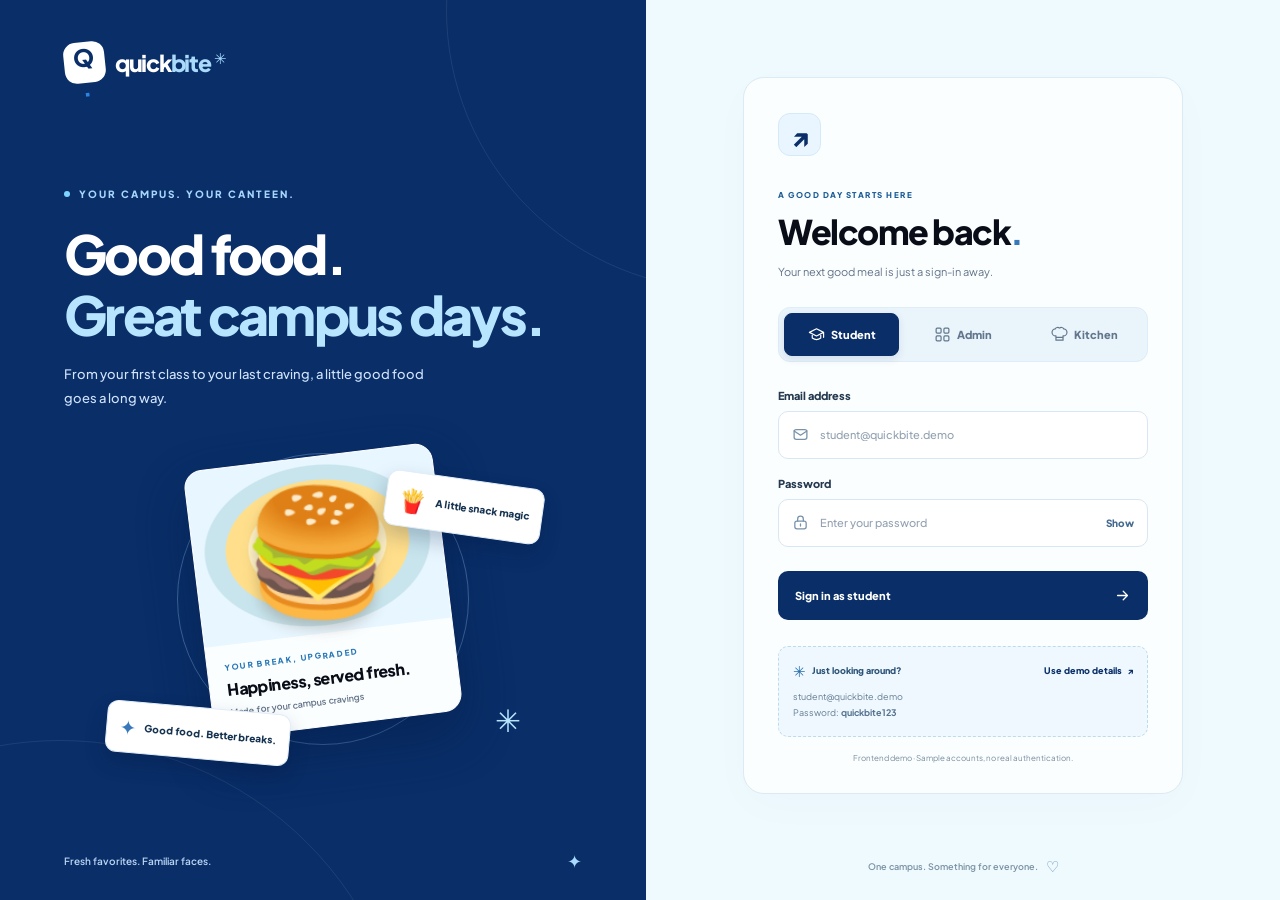
<file: index.html>
<!doctype html>
<html lang="en">
<head>
  <meta charset="UTF-8" />
  <meta name="viewport" content="width=device-width,initial-scale=1" />
  <meta name="theme-color" content="#0A2E67" />
  <meta name="description" content="QuickBite — a sky-blue Swiggy-inspired campus food ordering demo." />
  <title>QuickBite | Good food, right on campus</title>
  <link rel="preconnect" href="https://fonts.googleapis.com" />
  <link rel="preconnect" href="https://fonts.gstatic.com" crossorigin />
  <link href="https://fonts.googleapis.com/css2?family=Plus+Jakarta+Sans:wght@400;500;600;700;800&display=swap" rel="stylesheet" />
  <link rel="stylesheet" href="css/styles.css" />
  <link rel="stylesheet" href="css/student.css" />
</head>
<body data-role="student">
  <a class="skip-link" href="#menu">Skip to menu</a>
  <svg class="svg-symbols" xmlns="http://www.w3.org/2000/svg" aria-hidden="true">
    <symbol id="i-search" viewBox="0 0 24 24"><circle cx="10.9" cy="10.9" r="7.2"/><path d="m16.3 16.3 5 5"/></symbol>
    <symbol id="i-map" viewBox="0 0 24 24"><path d="M20 10.4C20 16 12 22 12 22S4 16 4 10.4a8 8 0 0 1 16 0Z"/><circle cx="12" cy="10" r="2.8"/></symbol>
    <symbol id="i-bag" viewBox="0 0 24 24"><path d="M4.6 8h14.8l1.2 13H3.4L4.6 8Z"/><path d="M8.2 9V6a3.8 3.8 0 0 1 7.6 0v3"/></symbol>
    <symbol id="i-arrow" viewBox="0 0 24 24"><path d="m5 12 14 0m-6-6 6 6-6 6"/></symbol>
    <symbol id="i-chevron" viewBox="0 0 24 24"><path d="m7 10 5 5 5-5"/></symbol>
    <symbol id="i-star" viewBox="0 0 24 24"><path d="m12 2 3.2 6.6 7.3 1.1-5.3 5.1 1.2 7.2-6.4-3.4-6.5 3.4 1.2-7.2-5.2-5.1 7.2-1.1z"/></symbol>
    <symbol id="i-clock" viewBox="0 0 24 24"><circle cx="12" cy="12" r="9"/><path d="M12 7v5l3.5 2.3"/></symbol>
    <symbol id="i-close" viewBox="0 0 24 24"><path d="M5 5 19 19M19 5 5 19"/></symbol>
    <symbol id="i-plus" viewBox="0 0 24 24"><path d="M12 4v16M4 12h16"/></symbol>
    <symbol id="i-minus" viewBox="0 0 24 24"><path d="M4 12h16"/></symbol>
    <symbol id="i-check" viewBox="0 0 24 24"><path d="m4 12 5.5 5.5L20 6"/></symbol>
    <symbol id="i-menu" viewBox="0 0 24 24"><path d="M4 6h16M4 12h16M4 18h16"/></symbol>
    <symbol id="i-wallet" viewBox="0 0 24 24"><rect x="3" y="6" width="18" height="14" rx="2"/><path d="M3 8V5a2 2 0 0 1 2-2h13M16 13h5M16 14h.1"/></symbol>
  </svg>

  <header class="topbar" id="top">
    <div class="container nav-inner">
      <a class="brand" href="#top" aria-label="QuickBite home">
        <span class="brand-mark" aria-hidden="true">Q<span class="brand-mark-dot">.</span></span>
        <span class="brand-word">quick<span>bite</span><span class="brand-asterisk">✳</span></span>
      </a>
      <nav class="site-nav" id="siteNav" aria-label="Main menu">
        <a href="#menu">Explore menu</a>
        <a href="#my-orders">My orders</a>
        <a href="#offers">Offers</a>
      </nav>
      <div class="nav-actions">
        <div class="wallet-pill" title="Demo wallet balance"><svg class="icon"><use href="#i-wallet"/></svg><span>Wallet</span><strong id="walletAmount">₹540</strong></div>
        <button class="cart-trigger" type="button" id="openCart" aria-label="Open your cart"><svg class="icon"><use href="#i-bag"/></svg><span>Cart</span><span class="cart-number" id="cartCount">0</span></button>
        <button class="mobile-menu-button" type="button" id="menuToggle" aria-label="Toggle navigation" aria-controls="siteNav" aria-expanded="false"><svg class="icon"><use href="#i-menu"/></svg></button>
        <button class="signout-button" type="button" id="signOut" aria-label="Sign out">Sign out</button>
      </div>
    </div>
  </header>

  <main>
    <section class="hero-banner" aria-labelledby="heroTitle">
      <div class="hero-decoration deco-one" aria-hidden="true"></div>
      <div class="hero-decoration deco-two" aria-hidden="true"></div>
      <div class="container hero-content">
        <div class="hero-copy">
          <span class="eyebrow light"><span class="eyebrow-dot"></span> HEY <span id="studentName">ALEX</span>, GOOD FOOD AWAITS</span>
          <h1 id="heroTitle">Your next good meal is <em>just a click away.</em></h1>
          <p>Fresh favorites, pocket-friendly prices, and more time for the things you love. Hungry? We’ve got you.</p>
          <form class="hero-search-form" id="heroSearchForm" role="search">
            <div class="search-place"><svg class="icon"><use href="#i-map"/></svg><span>Campus Canteen</span><svg class="icon chevron"><use href="#i-chevron"/></svg></div>
            <div class="search-divider"></div>
            <label class="search-query" for="heroSearch"><svg class="icon"><use href="#i-search"/></svg><input id="heroSearch" type="search" placeholder="Search pizza, biryani, burgers..." autocomplete="off" /></label>
            <button class="search-button" type="submit" aria-label="Search menu"><svg class="icon"><use href="#i-arrow"/></svg></button>
          </form>
          <div class="hero-note"><span class="hero-note-icon">✦</span><span id="canteenStatus">Canteen open</span><span aria-hidden="true">·</span><span id="canteenAnnouncement">Freshly made. Served with a smile.</span></div>
        </div>
        <div class="hero-visual" aria-hidden="true">
          <div class="hero-ring ring-back"></div>
          <div class="hero-card hero-card-main">
            <div class="hero-card-plate pizza-plate"><span>🍕</span></div>
            <div class="hero-card-info"><span>THE LUNCH FIX</span><strong>Pizza break!</strong><small>Hot, cheesy & happiness-packed</small></div>
          </div>
          <div class="hero-floating hero-floating-top"><span>🍟</span><strong>Snack o’clock!</strong></div>
          <div class="hero-floating hero-floating-bottom"><span>⭐</span><strong>Student favorites</strong></div>
          <div class="hero-sparkle sparkle-a">✳</div><div class="hero-sparkle sparkle-b">✺</div>
        </div>
      </div>
    </section>

    <div class="container highlights-wrap">
      <div class="highlights-strip" aria-label="QuickBite benefits">
        <div><span class="benefit-symbol">✳</span><strong>Made fresh daily</strong><span>Every order, every time</span></div>
        <div><span class="benefit-symbol">↗</span><strong>Easy on your wallet</strong><span>Student-friendly prices</span></div>
        <div><span class="benefit-symbol">♡</span><strong>Ready for your break</strong><span>Less waiting, more eating</span></div>
      </div>
    </div>

    <section class="section categories-section" id="categories" aria-labelledby="categoriesTitle">
      <div class="container">
        <div class="section-heading"><div><span class="eyebrow dark">A LITTLE BIT OF EVERYTHING</span><h2 id="categoriesTitle">What's on your mind<span class="ink-dot">?</span></h2><p>Pick a craving. We'll handle the rest.</p></div><a class="text-link" href="#menu">View full menu <svg class="icon"><use href="#i-arrow"/></svg></a></div>
        <div class="category-grid" id="categoryGrid">
          <button type="button" class="category-tile active" data-category="All"><span class="category-art art-all">🍽️</span><strong>All food</strong><small>Explore all</small></button>
          <button type="button" class="category-tile" data-category="Pizza"><span class="category-art art-pizza">🍕</span><strong>Pizza</strong><small>Cheesy bites</small></button>
          <button type="button" class="category-tile" data-category="Burger"><span class="category-art art-burger">🍔</span><strong>Burgers</strong><small>Big flavors</small></button>
          <button type="button" class="category-tile" data-category="Indian"><span class="category-art art-indian">🍛</span><strong>Indian</strong><small>Desi cravings</small></button>
          <button type="button" class="category-tile" data-category="Snacks"><span class="category-art art-snacks">🍟</span><strong>Snacks</strong><small>Quick munch</small></button>
          <button type="button" class="category-tile" data-category="Drinks"><span class="category-art art-drinks">🥤</span><strong>Drinks</strong><small>Cool sips</small></button>
        </div>
      </div>
    </section>

    <section class="section menu-section" id="menu" aria-labelledby="menuTitle">
      <div class="container">
        <div class="section-heading menu-heading"><div><span class="eyebrow dark">FROM OUR KITCHEN, WITH LOVE</span><h2 id="menuTitle">Today's tasty picks<span class="ink-dot">.</span></h2><p>Good food hits different between classes.</p></div><div class="menu-count" id="menuCount">8 delicious picks</div></div>
        <div class="filter-bar" aria-label="Filter food"><div class="filter-buttons"><button class="filter-btn selected" type="button" data-filter="all">All picks</button><button class="filter-btn" type="button" data-filter="veg"><span class="veg-square">●</span> Veg only</button><button class="filter-btn" type="button" data-filter="under100">Under ₹100</button><button class="filter-btn" type="button" data-filter="popular">Most popular</button></div><label class="sort-control">Sort by <select id="sortSelect"><option value="featured">Featured</option><option value="price-low">Price: low to high</option><option value="price-high">Price: high to low</option><option value="rating">Top rated</option></select></label></div>
        <div class="food-grid" id="foodGrid" aria-live="polite"></div>
        <div class="empty-results" id="emptyResults" hidden><span>🔎</span><h3>Nothing on the menu matches.</h3><p>Try another search or clear your filters.</p><button type="button" id="resetSearch" class="primary-btn">Show all food</button></div>
      </div>
    </section>

    <section class="section" id="my-orders" aria-labelledby="ordersTitle"><div class="container"><div class="section-heading"><div><span class="eyebrow dark">FROM OUR KITCHEN TO YOUR BREAK</span><h2 id="ordersTitle">Your food, on its way<span class="ink-dot">.</span></h2><p>Follow your orders and show your token at pickup.</p></div><span class="student-demo-label">Demo orders</span></div><div class="student-orders" id="studentOrders" aria-live="polite"></div></div></section>

    <section class="offers-section" id="offers" aria-label="Special offer"><div class="container"><div class="offers-inner"><div class="offers-stamp">✳<br>DEAL</div><div><span class="eyebrow dark">SOMETHING EXTRA FOR YOUR BREAK</span><h2>Big cravings. <span>Small prices.</span></h2><p>Pick your favorites for under ₹100 — good taste doesn't need a big budget.</p></div><button class="offers-button" type="button" id="exploreOffer">Explore budget bites <svg class="icon"><use href="#i-arrow"/></svg></button></div></div></section>

    <section class="section how-section" id="how-it-works" aria-labelledby="howTitle"><div class="container"><div class="section-heading centered"><div><span class="eyebrow dark">THE SIMPLE STUFF</span><h2 id="howTitle">Eat happy in 3 steps<span class="ink-dot">.</span></h2><p>Your next break just got a whole lot tastier.</p></div></div><div class="steps-grid"><div class="step-card"><span class="step-number">01</span><span class="step-icon">🔎</span><h3>Find your favorite</h3><p>Browse the menu and pick whatever your stomach's asking for.</p></div><div class="step-card"><span class="step-number">02</span><span class="step-icon">🛒</span><h3>Add to your cart</h3><p>Choose your bites and check your total before ordering.</p></div><div class="step-card"><span class="step-number">03</span><span class="step-icon">😋</span><h3>Enjoy your break</h3><p>Order in a few taps — no long queues, just good food.</p></div></div></div></section>
  </main>

  <footer class="footer"><div class="container"><div class="footer-top"><div class="footer-brand"><a class="brand brand-dark" href="#top"><span class="brand-mark">Q<span class="brand-mark-dot">.</span></span><span class="brand-word">quick<span>bite</span><span class="brand-asterisk">✳</span></span></a><p>Good food, good mood, right here on campus. Made for busy days and hungry students.</p></div><div class="footer-links"><div><strong>Quick links</strong><a href="#menu">Our menu</a><a href="#categories">Categories</a><a href="#offers">Offers</a></div><div><strong>Learn more</strong><a href="#how-it-works">How it works</a><a href="#top">Back to top</a><a href="#menu">Student favorites</a></div><div><strong>We're here for you</strong><span>Campus Canteen</span><span>Fresh food, everyday</span><span>Happy food breaks ✳</span></div></div></div><div class="footer-bottom"><span>© <span id="currentYear">2026</span> QuickBite. Campus food, made easy.</span><span>UI prototype • Demo checkout only • Not connected to a backend</span></div></div></footer>

  <div class="drawer-overlay" id="drawerOverlay" hidden></div>
  <aside class="cart-drawer" id="cartDrawer" role="dialog" aria-modal="true" aria-labelledby="cartHeading" aria-hidden="true">
    <div class="drawer-head"><div><span class="eyebrow dark">YOUR HAPPY LITTLE BAG</span><h2 id="cartHeading">Your cart <span id="drawerCount">(0)</span></h2></div><button class="icon-button" id="closeCart" type="button" aria-label="Close cart"><svg class="icon"><use href="#i-close"/></svg></button></div>
    <div id="cartContent" class="cart-body"></div>
    <div id="cartFooter" class="cart-footer" hidden><div class="bill-line"><span>Subtotal</span><strong id="cartSubtotal">₹0</strong></div><div class="bill-line"><span>Campus pickup</span><strong class="free-label">FREE</strong></div><div class="bill-total"><span>To pay</span><strong id="cartTotal">₹0</strong></div><button class="checkout-button" type="button" id="placeOrder">Place demo order <svg class="icon"><use href="#i-arrow"/></svg></button><p class="demo-note">Demo only. No real payment or kitchen order is made.</p></div>
  </aside>
  <div class="toast" id="toast" role="status" aria-live="polite"></div>
  <script src="js/auth.js" defer></script>
  <script src="js/store.js" defer></script>
  <script src="js/app.js" defer></script>
</body>
</html>
</file>
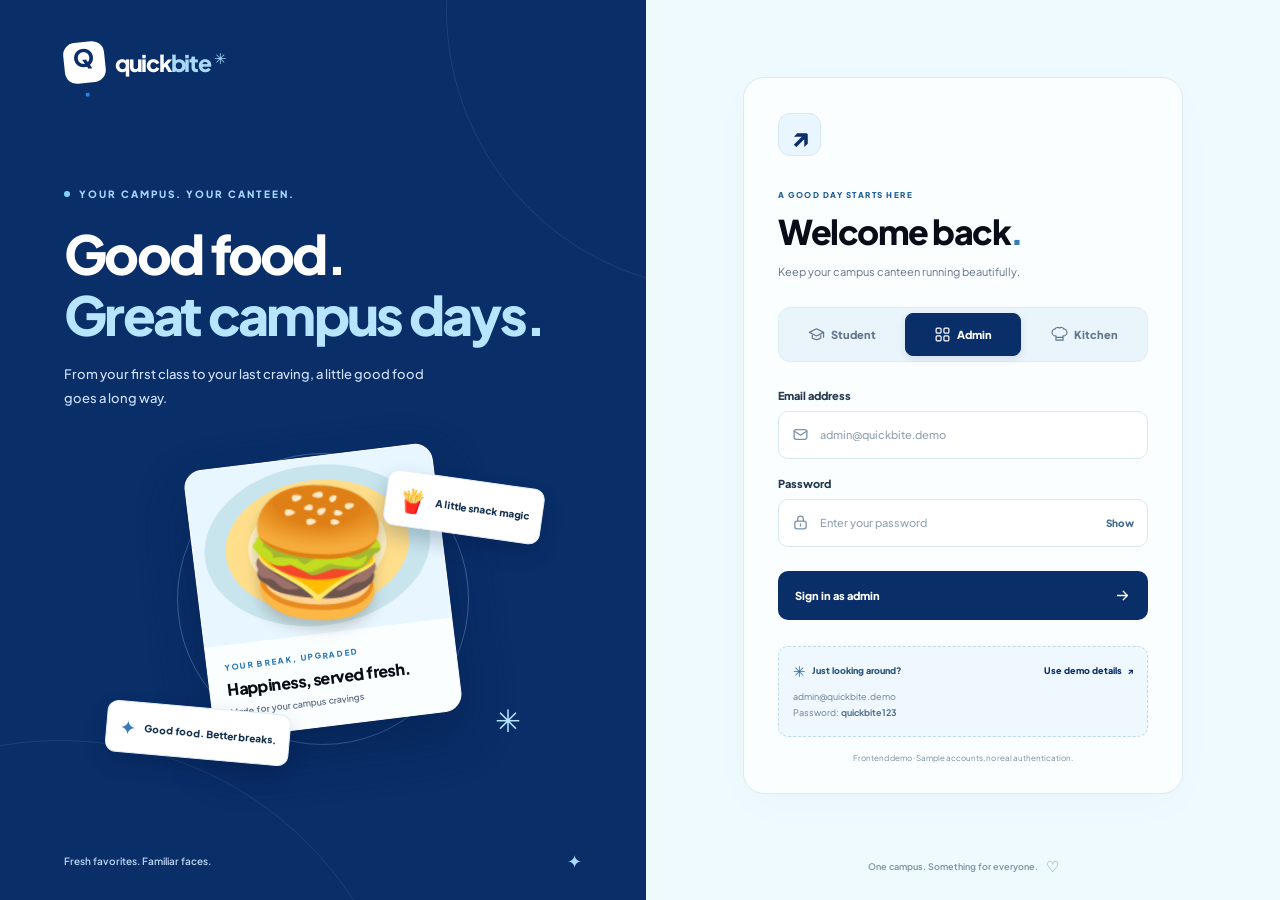
<file: admin.html>
<!doctype html>
<html lang="en">
<head>
  <meta charset="UTF-8" />
  <meta name="viewport" content="width=device-width,initial-scale=1" />
  <meta name="theme-color" content="#092e68" />
  <title>QuickBite | Admin dashboard</title>
  <link rel="preconnect" href="https://fonts.googleapis.com" />
  <link rel="preconnect" href="https://fonts.gstatic.com" crossorigin />
  <link href="https://fonts.googleapis.com/css2?family=Plus+Jakarta+Sans:wght@400;500;600;700;800&display=swap" rel="stylesheet" />
  <link rel="stylesheet" href="css/styles.css" />
  <link rel="stylesheet" href="css/staff.css" />
  <script src="js/auth.js" defer></script>
  <script src="js/store.js" defer></script>
  <script src="js/staff.js" defer></script>
</head>
<body class="staff-page" data-role="admin">
  <a class="skip-link" href="#mainContent">Skip to dashboard</a>
  <svg class="svg-symbols" xmlns="http://www.w3.org/2000/svg" aria-hidden="true">
    <symbol id="i-grid" viewBox="0 0 24 24"><rect x="3" y="3" width="7" height="7" rx="2"/><rect x="14" y="3" width="7" height="7" rx="2"/><rect x="3" y="14" width="7" height="7" rx="2"/><rect x="14" y="14" width="7" height="7" rx="2"/></symbol>
    <symbol id="i-bag" viewBox="0 0 24 24"><path d="M5 8h14l1 13H4L5 8Z"/><path d="M8 9V6a4 4 0 0 1 8 0v3"/></symbol>
    <symbol id="i-food" viewBox="0 0 24 24"><path d="M4 3v6a3 3 0 0 0 6 0V3M7 3v18M18 3c-3 3-4 7-3 10h4M19 3v18"/></symbol>
    <symbol id="i-settings" viewBox="0 0 24 24"><path d="M4 7h16M4 17h16"/><circle cx="9" cy="7" r="3"/><circle cx="16" cy="17" r="3"/></symbol>
    <symbol id="i-arrow" viewBox="0 0 24 24"><path d="M5 12h14m-6-6 6 6-6 6"/></symbol>
    <symbol id="i-search" viewBox="0 0 24 24"><circle cx="10.5" cy="10.5" r="6.5"/><path d="m16 16 5 5"/></symbol>
    <symbol id="i-clock" viewBox="0 0 24 24"><circle cx="12" cy="12" r="9"/><path d="M12 7v5l3 2"/></symbol>
    <symbol id="i-check" viewBox="0 0 24 24"><path d="m5 12 4 4 10-10"/></symbol>
    <symbol id="i-plus" viewBox="0 0 24 24"><path d="M12 5v14M5 12h14"/></symbol>
    <symbol id="i-edit" viewBox="0 0 24 24"><path d="m15 4 5 5M4 20l5-1L21 7a2 2 0 0 0-5-5L4 14Z"/></symbol>
    <symbol id="i-close" viewBox="0 0 24 24"><path d="m6 6 12 12M18 6 6 18"/></symbol>
    <symbol id="i-logout" viewBox="0 0 24 24"><path d="M9 3H4v18h5M9 12h12m-4-4 4 4-4 4"/></symbol>
    <symbol id="i-wallet" viewBox="0 0 24 24"><rect x="3" y="6" width="18" height="14" rx="2"/><path d="M3 8V5a2 2 0 0 1 2-2h13M16 13h5"/></symbol>
    <symbol id="i-menu" viewBox="0 0 24 24"><path d="M4 6h16M4 12h16M4 18h16"/></symbol>
  </svg>
  <header class="topbar staff-topbar">
    <div class="staff-container nav-inner">
      <a class="brand" href="admin.html" aria-label="QuickBite admin home"><span class="brand-mark" aria-hidden="true">Q<span class="brand-mark-dot">.</span></span><span class="brand-word">quick<span>bite</span><span class="brand-asterisk">✳</span></span></a>
      <span class="staff-space-label">CAMPUS CANTEEN <span>/</span> ADMIN SPACE</span>
      <div class="nav-actions"><span class="demo-pill">DEMO</span><button class="staff-profile" type="button" id="logoutButton" aria-label="Sign out"><span class="profile-avatar" aria-hidden="true">A</span><span class="profile-copy"><strong id="profileName">Admin</strong><small>Sign out</small></span><svg class="icon"><use href="#i-logout"/></svg></button><button class="mobile-menu-button" type="button" id="staffMenuToggle" aria-label="Toggle dashboard navigation" aria-controls="staffNav" aria-expanded="false"><svg class="icon"><use href="#i-menu"/></svg></button></div>
    </div>
  </header>
  <div class="staff-container staff-layout">
    <aside class="staff-sidebar">
      <span class="sidebar-label">YOUR WORKSPACE</span>
      <nav class="staff-nav" id="staffNav" aria-label="Admin navigation">
        <a href="#overview" data-view="overview" class="active" aria-current="page"><svg class="icon"><use href="#i-grid"/></svg>Overview</a>
        <a href="#orders" data-view="orders"><svg class="icon"><use href="#i-bag"/></svg>Orders<span class="nav-count" id="activeOrderCount">0</span></a>
        <a href="#menu" data-view="menu"><svg class="icon"><use href="#i-food"/></svg>Menu management</a>
        <a href="#settings" data-view="settings"><svg class="icon"><use href="#i-settings"/></svg>Canteen settings</a>
      </nav>
      <div class="sidebar-note"><span class="sidebar-note-art" aria-hidden="true">✳</span><strong>Good food.<br>Great teamwork.</strong><p>A little care behind every campus craving.</p><span class="sidebar-note-tag">QUICKBITE CREW</span></div>
      <div class="sidebar-bottom"><span class="connection-dot"></span> Browser demo <small>Changes are saved on this device.</small></div>
    </aside>
    <main class="staff-main" id="mainContent" tabindex="-1">
      <div class="workspace-heading"><div><span class="eyebrow dark" id="pageEyebrow">A LITTLE BEHIND THE SCENES</span><h1 id="pageTitle">Good food starts here<span>.</span></h1><p id="pageDescription">Your canteen, at a glance. Let's make today delicious.</p></div><span class="date-label" id="todayDate"></span></div>
      <section class="staff-hero" id="staffHero"><div><span class="eyebrow light"><span class="eyebrow-dot"></span> THE CAMPUS IS HUNGRY</span><h2>Small details.<br><em>Happier food breaks.</em></h2><p>Keep your menu fresh and every order moving.</p><button class="hero-action" type="button" data-go="orders">View all orders <svg class="icon"><use href="#i-arrow"/></svg></button></div><div class="staff-hero-art" aria-hidden="true"><span class="hero-art-orbit"></span><span class="hero-art-plate">🍽️</span><span class="hero-art-chip chip-one">✦ Made with care</span><span class="hero-art-chip chip-two">Fresh every day ♡</span></div></section>
      <section class="stats-grid" id="statsGrid" aria-label="Canteen summary"></section>
      <section class="staff-view" id="overviewView" aria-label="Overview"><div class="overview-grid"><div class="panel"><div class="panel-heading"><div><span class="eyebrow dark">FRESH OFF THE COUNTER</span><h2>Recent orders<span>.</span></h2></div><button class="plain-link" type="button" data-go="orders">View all <svg class="icon"><use href="#i-arrow"/></svg></button></div><div id="recentOrders"></div></div><div class="panel menu-snapshot"><div class="panel-heading"><div><span class="eyebrow dark">READY TO SERVE</span><h2>Menu check<span>.</span></h2></div><svg class="icon"><use href="#i-food"/></svg></div><div id="menuSnapshot"></div><button class="secondary-btn full-width" type="button" data-go="menu">Manage your menu <svg class="icon"><use href="#i-arrow"/></svg></button></div></div></section>
      <section class="staff-view" id="ordersView" aria-label="Manage orders" hidden><div class="panel"><div class="panel-heading"><div><h2>Every order, in one place<span>.</span><p>Move orders forward as your team prepares and serves them.</p></div><span class="soft-badge" id="orderResultsCount"></span></div><div class="staff-toolbar"><div class="status-tabs" id="orderFilters" aria-label="Filter orders by status"></div><label class="staff-search"><svg class="icon"><use href="#i-search"/></svg><input type="search" id="orderSearch" aria-label="Search orders" placeholder="Search order or student" autocomplete="off" /></label></div><div id="ordersTable"></div></div></section>
      <section class="staff-view" id="menuView" aria-label="Manage menu" hidden><div class="panel"><div class="panel-heading"><div><h2>Keep the good food coming<span>.</span></h2><p>Set prices, update stock, and choose what's available.</p></div><button type="button" class="primary-btn button-with-icon" id="addMenuItem"><svg class="icon"><use href="#i-plus"/></svg>Add new item</button></div><div class="staff-toolbar"><div class="status-tabs" id="menuFilters" aria-label="Filter menu category"></div><label class="staff-search"><svg class="icon"><use href="#i-search"/></svg><input type="search" id="menuSearch" aria-label="Search menu" placeholder="Search the menu" autocomplete="off" /></label></div><div id="menuTable"></div></div></section>
      <section class="staff-view" id="settingsView" aria-label="Canteen settings" hidden><div class="settings-grid"><form class="panel settings-form" id="settingsForm"><div class="panel-heading"><div><span class="eyebrow dark">MAKE IT YOURS</span><h2>Canteen settings<span>.</span></h2><p>Keep students in the loop before they order.</p></div></div><div class="settings-switch-row"><div><strong>Accept new orders</strong><p>Students can order while the canteen is open.</p></div><label class="switch-control"><input type="checkbox" id="canteenOpen" /><span class="switch-track" aria-hidden="true"></span><span class="sr-only">Canteen open for orders</span></label></div><label class="form-label" for="announcement">Student announcement</label><textarea id="announcement" maxlength="180" rows="4" placeholder="e.g. Lunch is ready! Pick up your order at Counter 1."></textarea><p class="field-hint">Shown on the student menu. Leave blank to hide it.</p><div class="form-actions"><span class="settings-save-state" id="settingsSaveState" role="status"></span><button type="submit" class="primary-btn">Save changes</button></div></form><aside class="panel settings-tip"><span class="tip-art" aria-hidden="true">📣</span><span class="eyebrow dark">A HEADS-UP GOES A LONG WAY</span><h2>A little update.<br>A smoother break.</h2><p>Share pickup instructions, today's specials, or a short break in service. Your students will see the latest update on their menu.</p><div class="demo-callout"><strong>Frontend demo</strong><p>Orders, menu edits, and settings are stored in this browser. No real payment or server is connected.</p></div></aside></div></section>
      <footer class="staff-footer"><span>© <span id="currentYear">2026</span> QuickBite. Good food, right on campus.</span><span>Frontend demo · Saved in this browser</span></footer>
    </main>
  </div>
  <dialog class="menu-dialog" id="menuDialog" aria-labelledby="menuDialogTitle"><form id="menuItemForm"><div class="dialog-heading"><div><span class="eyebrow dark">FRESHEN UP THE MENU</span><h2 id="menuDialogTitle">Add a little delicious<span>.</span></h2></div><button type="button" class="icon-button" id="closeMenuDialog" aria-label="Close item editor"><svg class="icon"><use href="#i-close"/></svg></button></div><input id="itemId" type="hidden" /><div class="form-grid"><div class="field field-wide"><label class="form-label" for="itemName">Item name</label><input id="itemName" required maxlength="70" placeholder="e.g. Cheese Chilli Toast" /></div><div class="field"><label class="form-label" for="itemCategory">Category</label><select id="itemCategory"><option>Pizza</option><option>Burger</option><option>Indian</option><option>Snacks</option><option>Drinks</option></select></div><div class="field"><label class="form-label" for="itemEmoji">Food emoji</label><input id="itemEmoji" maxlength="12" placeholder="🍽️" /></div><div class="field"><label class="form-label" for="itemPrice">Price (₹)</label><input id="itemPrice" type="number" min="1" max="10000" step="1" required /></div><div class="field"><label class="form-label" for="itemStock">Stock available</label><input id="itemStock" type="number" min="0" max="10000" step="1" required /></div><div class="field field-wide"><label class="form-label" for="itemDescription">Short description</label><textarea id="itemDescription" maxlength="180" rows="2" placeholder="Tell students what makes it tasty."></textarea></div></div><div class="check-row"><label><input type="checkbox" id="itemVeg" checked /> Vegetarian</label><label><input type="checkbox" id="itemAvailable" checked /> Available to order</label></div><p class="form-error" id="menuFormError" role="alert" hidden></p><div class="dialog-actions"><button type="button" class="secondary-btn" id="cancelMenuDialog">Cancel</button><button type="submit" class="primary-btn">Save menu item</button></div></form></dialog>
  <div class="toast" id="toast" role="status" aria-live="polite"></div>
</body>
</html>
</file>
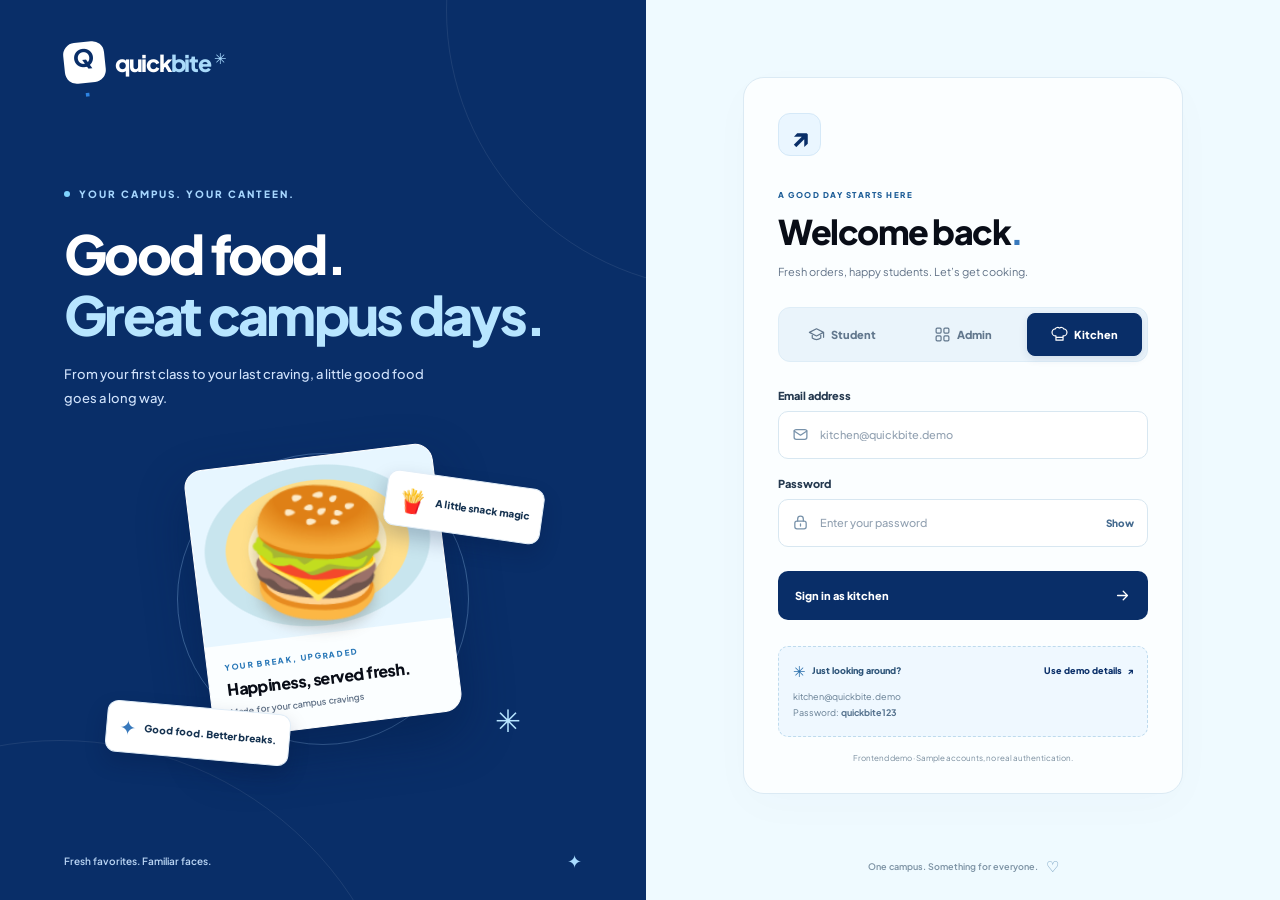
<file: kitchen.html>
<!doctype html>
<html lang="en">
<head>
  <meta charset="UTF-8" />
  <meta name="viewport" content="width=device-width,initial-scale=1" />
  <meta name="theme-color" content="#092e68" />
  <title>QuickBite | Kitchen dashboard</title>
  <link rel="preconnect" href="https://fonts.googleapis.com" />
  <link rel="preconnect" href="https://fonts.gstatic.com" crossorigin />
  <link href="https://fonts.googleapis.com/css2?family=Plus+Jakarta+Sans:wght@400;500;600;700;800&display=swap" rel="stylesheet" />
  <link rel="stylesheet" href="css/styles.css" />
  <link rel="stylesheet" href="css/staff.css" />
  <script src="js/auth.js" defer></script>
  <script src="js/store.js" defer></script>
  <script src="js/staff.js" defer></script>
</head>
<body class="staff-page kitchen-page" data-role="kitchen">
  <a class="skip-link" href="#mainContent">Skip to kitchen board</a>
  <svg class="svg-symbols" xmlns="http://www.w3.org/2000/svg" aria-hidden="true">
    <symbol id="i-grid" viewBox="0 0 24 24"><rect x="3" y="3" width="7" height="7" rx="2"/><rect x="14" y="3" width="7" height="7" rx="2"/><rect x="3" y="14" width="7" height="7" rx="2"/><rect x="14" y="14" width="7" height="7" rx="2"/></symbol>
    <symbol id="i-bag" viewBox="0 0 24 24"><path d="M5 8h14l1 13H4L5 8Z"/><path d="M8 9V6a4 4 0 0 1 8 0v3"/></symbol>
    <symbol id="i-food" viewBox="0 0 24 24"><path d="M4 3v6a3 3 0 0 0 6 0V3M7 3v18M18 3c-3 3-4 7-3 10h4M19 3v18"/></symbol>
    <symbol id="i-arrow" viewBox="0 0 24 24"><path d="M5 12h14m-6-6 6 6-6 6"/></symbol>
    <symbol id="i-search" viewBox="0 0 24 24"><circle cx="10.5" cy="10.5" r="6.5"/><path d="m16 16 5 5"/></symbol>
    <symbol id="i-clock" viewBox="0 0 24 24"><circle cx="12" cy="12" r="9"/><path d="M12 7v5l3 2"/></symbol>
    <symbol id="i-check" viewBox="0 0 24 24"><path d="m5 12 4 4 10-10"/></symbol>
    <symbol id="i-logout" viewBox="0 0 24 24"><path d="M9 3H4v18h5M9 12h12m-4-4 4 4-4 4"/></symbol>
    <symbol id="i-menu" viewBox="0 0 24 24"><path d="M4 6h16M4 12h16M4 18h16"/></symbol>
  </svg>
  <header class="topbar staff-topbar"><div class="staff-container nav-inner"><a class="brand" href="kitchen.html" aria-label="QuickBite kitchen home"><span class="brand-mark" aria-hidden="true">Q<span class="brand-mark-dot">.</span></span><span class="brand-word">quick<span>bite</span><span class="brand-asterisk">✳</span></span></a><span class="staff-space-label">CAMPUS CANTEEN <span>/</span> KITCHEN SPACE</span><div class="nav-actions"><span class="demo-pill">DEMO</span><button class="staff-profile" type="button" id="logoutButton" aria-label="Sign out"><span class="profile-avatar" aria-hidden="true">K</span><span class="profile-copy"><strong id="profileName">Kitchen</strong><small>Sign out</small></span><svg class="icon"><use href="#i-logout"/></svg></button><button class="mobile-menu-button" type="button" id="staffMenuToggle" aria-label="Toggle kitchen navigation" aria-controls="staffNav" aria-expanded="false"><svg class="icon"><use href="#i-menu"/></svg></button></div></div></header>
  <div class="staff-container staff-layout"><aside class="staff-sidebar"><span class="sidebar-label">YOUR WORKSPACE</span><nav class="staff-nav" id="staffNav" aria-label="Kitchen navigation"><a href="#board" data-view="board" class="active" aria-current="page"><svg class="icon"><use href="#i-grid"/></svg>Order board<span class="nav-count" id="activeOrderCount">0</span></a><a href="#history" data-view="history"><svg class="icon"><use href="#i-check"/></svg>Completed orders</a><a href="#availability" data-view="availability"><svg class="icon"><use href="#i-food"/></svg>Food availability</a></nav><div class="sidebar-note"><span class="sidebar-note-art" aria-hidden="true">✳</span><strong>Fresh food.<br>Happy students.</strong><p>You're the magic behind every good food break.</p><span class="sidebar-note-tag">QUICKBITE KITCHEN</span></div><div class="sidebar-bottom"><span class="connection-dot"></span> Browser demo <small>Changes are saved on this device.</small></div></aside>
    <main class="staff-main" id="mainContent" tabindex="-1"><div class="workspace-heading"><div><span class="eyebrow dark" id="pageEyebrow">A LITTLE MAGIC IN THE KITCHEN</span><h1 id="pageTitle">Let's serve some smiles<span>.</span></h1><p id="pageDescription">Fresh orders, happy students. Keep the good food moving.</p></div><span class="date-label" id="todayDate"></span></div><div class="kitchen-service-strip"><span class="service-icon" aria-hidden="true">✳</span><div><strong id="serviceStatus">Campus canteen</strong><p id="serviceAnnouncement">Made fresh. Served with a little extra care.</p></div><span class="live-pill"><span class="connection-dot"></span>Local updates</span></div><section class="stats-grid" id="statsGrid" aria-label="Kitchen summary"></section>
      <section class="staff-view" id="boardView" aria-label="Kitchen order board"><div class="board-toolbar"><div><span class="eyebrow dark">ONE DELICIOUS ORDER AT A TIME</span><h2>The order board<span>.</span></h2></div><label class="staff-search"><svg class="icon"><use href="#i-search"/></svg><input type="search" id="kitchenSearch" aria-label="Search kitchen orders" placeholder="Search order or student" autocomplete="off" /></label></div><div class="kitchen-board" id="kitchenBoard"></div><p class="board-note"><svg class="icon"><use href="#i-clock"/></svg>Oldest orders appear first. Mark an order ready when every item is packed.</p></section>
      <section class="staff-view" id="historyView" aria-label="Completed orders" hidden><div class="panel"><div class="panel-heading"><div><span class="eyebrow dark">ANOTHER HAPPY FOOD BREAK</span><h2>All served, all smiles<span>.</span></h2><p>Your completed orders, with the latest first.</p></div><span class="soft-badge" id="completedCount"></span></div><div class="staff-toolbar history-toolbar"><label class="staff-search"><svg class="icon"><use href="#i-search"/></svg><input type="search" id="historySearch" aria-label="Search completed orders" placeholder="Search order or student" autocomplete="off" /></label></div><div id="historyTable"></div></div></section>
      <section class="staff-view" id="availabilityView" aria-label="Food availability" hidden><div class="panel"><div class="panel-heading"><div><span class="eyebrow dark">LET STUDENTS KNOW WHAT'S COOKING</span><h2>Fresh picks, ready to order<span>.</span></h2><p>Pause an item when it runs out. Turn it back on when you're ready.</p></div><span class="soft-badge" id="availableCount"></span></div><div class="staff-toolbar"><div class="status-tabs" id="availabilityFilters" aria-label="Filter availability"><button type="button" data-available-filter="All" class="selected" aria-pressed="true">All items</button><button type="button" data-available-filter="Available" aria-pressed="false">Available</button><button type="button" data-available-filter="Unavailable" aria-pressed="false">Unavailable</button></div><label class="staff-search"><svg class="icon"><use href="#i-search"/></svg><input type="search" id="availabilitySearch" aria-label="Search food availability" placeholder="Search the menu" autocomplete="off" /></label></div><div class="availability-grid" id="availabilityGrid"></div></div></section>
      <footer class="staff-footer"><span>© <span id="currentYear">2026</span> QuickBite. Good food, right on campus.</span><span>Frontend demo · Saved in this browser</span></footer>
    </main>
  </div>
  <div class="toast" id="toast" role="status" aria-live="polite"></div>
</body>
</html>
</file>
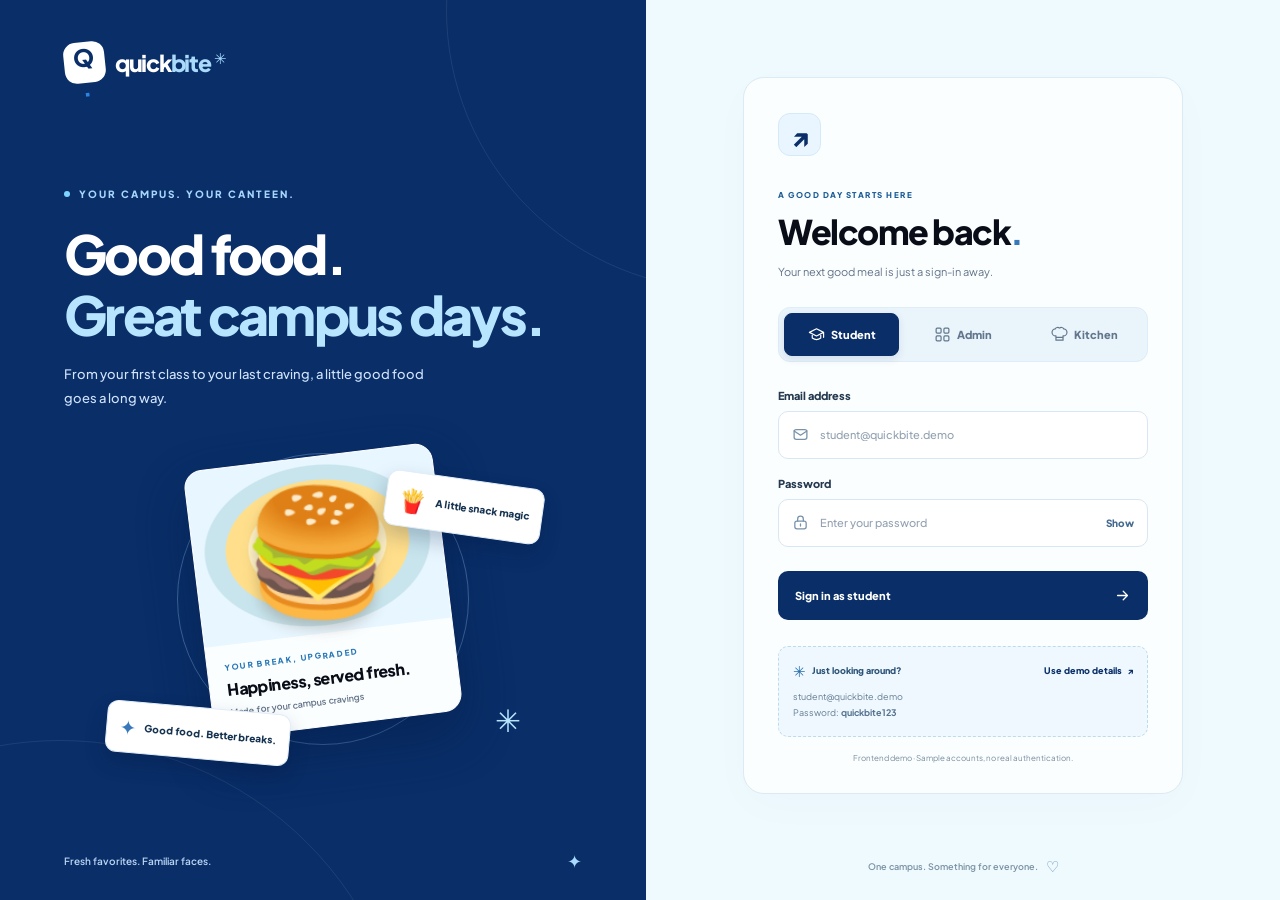
<file: login.html>
<!doctype html>
<html lang="en">
<head>
  <meta charset="UTF-8" />
  <meta name="viewport" content="width=device-width,initial-scale=1" />
  <meta name="theme-color" content="#092e68" />
  <meta name="description" content="Sign in to QuickBite as a student, campus admin, or kitchen team member." />
  <title>QuickBite | Welcome back</title>
  <link rel="preconnect" href="https://fonts.googleapis.com" />
  <link rel="preconnect" href="https://fonts.gstatic.com" crossorigin />
  <link href="https://fonts.googleapis.com/css2?family=Plus+Jakarta+Sans:wght@400;500;600;700;800&display=swap" rel="stylesheet" />
  <link rel="stylesheet" href="css/styles.css" />
  <link rel="stylesheet" href="css/login.css" />
  <script src="js/auth.js" defer></script>
  <script src="js/login.js" defer></script>
</head>
<body class="login-page">
  <main class="login-layout">
    <section class="login-welcome" aria-labelledby="welcomeTitle">
      <div class="login-orbit login-orbit-top" aria-hidden="true"></div>
      <div class="login-orbit login-orbit-bottom" aria-hidden="true"></div>
      <div class="brand login-brand" aria-label="QuickBite">
        <span class="brand-mark" aria-hidden="true">Q<span class="brand-mark-dot">.</span></span>
        <span class="brand-word">quick<span>bite</span><span class="brand-asterisk">✳</span></span>
      </div>
      <div class="welcome-copy">
        <span class="eyebrow light"><span class="eyebrow-dot"></span> YOUR CAMPUS. YOUR CANTEEN.</span>
        <h1 id="welcomeTitle">Good food.<br /><em>Great campus days.</em></h1>
        <p>From your first class to your last craving, a little good food goes a long way.</p>
        <div class="login-food-scene" aria-hidden="true">
          <div class="login-food-ring"></div>
          <div class="login-food-card">
            <div class="login-food-art"><span>🍔</span></div>
            <div class="login-food-info"><span>YOUR BREAK, UPGRADED</span><strong>Happiness, served fresh.</strong><small>Made for your campus cravings</small></div>
          </div>
          <div class="login-food-chip chip-top"><span>🍟</span> A little snack magic</div>
          <div class="login-food-chip chip-bottom"><span>✦</span> Good food. Better breaks.</div>
          <span class="login-scene-star">✳</span>
        </div>
      </div>
      <div class="login-welcome-footer"><span>Fresh favorites. Familiar faces.</span><span aria-hidden="true">✦</span></div>
    </section>

    <section class="login-form-section" aria-labelledby="loginTitle">
      <div class="login-card">
        <div class="login-title-icon" aria-hidden="true">↗</div>
        <span class="eyebrow dark">A GOOD DAY STARTS HERE</span>
        <h2 id="loginTitle">Welcome back<span>.</span></h2>
        <p class="login-intro">Your next good meal is just a sign-in away.</p>

        <div class="login-role-group" role="group" aria-label="Choose account type">
          <button class="login-role selected" type="button" data-role="student" aria-pressed="true">
            <svg class="icon" viewBox="0 0 24 24" aria-hidden="true"><path d="m2 9 10-5 10 5-10 5-10-5ZM6 11v6c4 3 8 3 12 0v-6M22 9v7"/></svg><span>Student</span>
          </button>
          <button class="login-role" type="button" data-role="admin" aria-pressed="false">
            <svg class="icon" viewBox="0 0 24 24" aria-hidden="true"><rect x="3" y="3" width="7" height="7" rx="1.5"/><rect x="14" y="3" width="7" height="7" rx="1.5"/><rect x="3" y="14" width="7" height="7" rx="1.5"/><rect x="14" y="14" width="7" height="7" rx="1.5"/></svg><span>Admin</span>
          </button>
          <button class="login-role" type="button" data-role="kitchen" aria-pressed="false">
            <svg class="icon" viewBox="0 0 24 24" aria-hidden="true"><path d="M7 14a5 5 0 0 1-1-10 4 4 0 0 1 6-1 4 4 0 0 1 6 1 5 5 0 0 1-1 10v6H7v-6ZM7 16h10"/></svg><span>Kitchen</span>
          </button>
        </div>

        <form id="loginForm" novalidate>
          <div class="login-field">
            <label for="loginEmail">Email address</label>
            <div class="login-input-wrap">
              <svg class="icon" viewBox="0 0 24 24" aria-hidden="true"><rect x="3" y="5" width="18" height="14" rx="3"/><path d="m3 7 9 6 9-6"/></svg>
              <input id="loginEmail" type="email" name="email" autocomplete="username" placeholder="student@quickbite.demo" required aria-describedby="loginEmailError" />
            </div>
            <p class="login-field-error" id="loginEmailError" hidden></p>
          </div>
          <div class="login-field">
            <label for="loginPassword">Password</label>
            <div class="login-input-wrap">
              <svg class="icon" viewBox="0 0 24 24" aria-hidden="true"><rect x="4" y="10" width="16" height="11" rx="3"/><path d="M8 10V7a4 4 0 0 1 8 0v3M12 14v3"/></svg>
              <input id="loginPassword" type="password" name="password" autocomplete="current-password" placeholder="Enter your password" required aria-describedby="loginPasswordError" />
              <button class="login-password-toggle" type="button" id="passwordToggle" aria-label="Show password" aria-pressed="false">Show</button>
            </div>
            <p class="login-field-error" id="loginPasswordError" hidden></p>
          </div>
          <p class="login-error" id="loginError" role="alert" hidden></p>
          <button class="login-submit" id="loginSubmit" type="submit"><span id="loginSubmitLabel">Sign in as student</span><svg class="icon" viewBox="0 0 24 24" aria-hidden="true"><path d="M5 12h14m-6-6 6 6-6 6"/></svg></button>
        </form>

        <div class="login-demo-panel">
          <div class="login-demo-heading"><span class="login-demo-symbol" aria-hidden="true">✳</span><strong>Just looking around?</strong><button type="button" id="fillDemoDetails">Use demo details <span aria-hidden="true">↗</span></button></div>
          <p><span id="demoEmail">student@quickbite.demo</span><br />Password: <strong>quickbite123</strong></p>
        </div>
        <p class="login-demo-note">Frontend demo · Sample accounts, no real authentication.</p>
        <a class="login-back-link" id="backToMenu" href="index.html" hidden>← Back to student menu</a>
      </div>
      <div class="login-form-footer">One campus. Something for everyone.<span aria-hidden="true">♡</span></div>
    </section>
  </main>
</body>
</html>
</file>
<file: css/styles.css>
:root{--navy:#092e68;--navy-dark:#082452;--navy-light:#164b92;--sky:#effaff;--sky-2:#e6f6fe;--sky-3:#d9f0fd;--card:#fbfeff;--ink:#090d17;--muted:#627388;--border:#d9e9f3;--white:#fff;--success:#17814a;--radius:14px;--max-width:1200px;font-family:'Plus Jakarta Sans',Gilroy,'Segoe UI',Arial,sans-serif;font-synthesis:none;color:var(--ink);background:var(--sky);scroll-behavior:smooth}
*{box-sizing:border-box}html{scroll-behavior:smooth}body{margin:0;background:var(--sky);color:var(--ink);-webkit-font-smoothing:antialiased}button,input,select{font:inherit}button{cursor:pointer}a{text-decoration:none;color:inherit}button:focus-visible,a:focus-visible,input:focus-visible,select:focus-visible{outline:3px solid #6fb8ff;outline-offset:3px}svg.icon{width:20px;height:20px;fill:none;stroke:currentColor;stroke-width:1.8;stroke-linecap:round;stroke-linejoin:round;flex-shrink:0}.svg-symbols{position:absolute;width:0;height:0;overflow:hidden}.container{width:min(var(--max-width),calc(100% - 80px));margin:0 auto}.topbar{height:83px;background:var(--navy);color:#fff;position:relative;z-index:20}.nav-inner{height:100%;display:flex;align-items:center;justify-content:space-between;gap:30px}.brand{display:inline-flex;gap:10px;align-items:center;white-space:nowrap}.brand-mark{display:grid;place-items:center;width:41px;height:41px;border-radius:12px;background:#fff;color:var(--navy);font-size:24px;font-weight:800;letter-spacing:-4px;padding-right:5px;transform:rotate(-6deg)}.brand-mark-dot{color:#2d83e3}.brand-word{font-weight:800;font-size:23px;letter-spacing:-1.3px}.brand-word>span:first-child{color:#a9dafa}.brand-asterisk{color:#a8dbff;margin-left:4px;font-size:15px;vertical-align:top}.site-nav{display:flex;gap:37px;align-items:center}.site-nav a{color:#e5effd;font-size:13px;font-weight:700;transition:color .18s}.site-nav a:hover{color:#fff}.nav-actions{display:flex;align-items:center;gap:10px}.wallet-pill{display:flex;gap:8px;align-items:center;border:1px solid #5f7ca9;border-radius:12px;padding:12px 14px;color:#deebfc;font-size:12px;font-weight:600}.wallet-pill .icon{width:16px;height:16px}.wallet-pill strong{color:#fff;font-weight:800;font-size:13px}.cart-trigger{height:43px;padding:0 16px;border:0;background:#fff;color:var(--navy);border-radius:12px;display:flex;gap:9px;align-items:center;font-size:13px;font-weight:800}.cart-trigger .icon{width:19px;height:19px}.cart-number{background:var(--navy);color:#fff;border-radius:50%;min-width:18px;height:18px;display:grid;place-items:center;font-size:10px;padding:0 3px}.mobile-menu-button{display:none;align-items:center;justify-content:center;width:43px;height:43px;color:white;background:transparent;border:1px solid #7997bf;border-radius:10px}
.hero-banner{background:var(--navy);color:white;position:relative;overflow:hidden;min-height:527px}.hero-content{display:grid;grid-template-columns:minmax(0,1.12fr) minmax(0,.88fr);align-items:center;min-height:510px;gap:20px;position:relative;z-index:1;padding-bottom:22px}.hero-copy{max-width:675px;padding:15px 0 15px}.eyebrow{display:inline-flex;align-items:center;gap:9px;font-size:10px;letter-spacing:2px;font-weight:800;line-height:1.4}.eyebrow.light{color:#a7d7ff}.eyebrow.dark{color:#1a5b96}.eyebrow-dot{height:6px;width:6px;border-radius:50%;background:#7fd4ff;display:inline-block}.hero-copy h1{font-size:clamp(41px,4.5vw,60px);line-height:1.13;font-weight:800;letter-spacing:-2.9px;max-width:690px;margin:22px 0 18px}.hero-copy h1 em{color:#b7e5ff;font-style:normal}.hero-copy>p{font-size:15px;line-height:1.85;color:#d1e3fc;max-width:495px;font-weight:500;margin:0 0 27px}.hero-search-form{height:66px;border-radius:13px;background:#fff;display:flex;align-items:center;padding:7px;max-width:665px;color:var(--ink);box-shadow:0 12px 30px #071c4021}.search-place{display:flex;gap:9px;align-items:center;white-space:nowrap;padding:0 13px;font-size:12px;font-weight:800;color:#111929;min-width:181px}.search-place>.icon:first-child{color:var(--navy-light);width:18px}.search-place .chevron{width:14px;height:14px;color:#8092a5}.search-divider{height:25px;width:1px;background:#d7e5ee;margin:0 7px}.search-query{display:flex;align-items:center;gap:9px;flex:1;min-width:0;color:#718095;padding:0 8px}.search-query>.icon{width:18px}.search-query input{background:none;border:0;outline:0;min-width:0;width:100%;font-size:12px;color:var(--ink);font-weight:600}.search-query input::placeholder{color:#8794a6}.search-query input:focus-visible{outline:0}.search-button{background:var(--navy);border:0;border-radius:10px;color:#fff;height:50px;width:52px;display:grid;place-items:center;transition:background .2s}.search-button:hover,.primary-btn:hover,.checkout-button:hover{background:var(--navy-light)}.hero-note{font-weight:600;font-size:11px;color:#b1d1f5;margin-top:22px;display:flex;gap:9px;align-items:center}.hero-note-icon{color:#81c4ff;font-size:17px}.hero-decoration{position:absolute;pointer-events:none;border-radius:50%;border:1px solid #ffffff1e}.deco-one{width:470px;height:470px;right:-190px;top:-200px}.deco-two{width:600px;height:600px;left:-400px;bottom:-455px}.hero-visual{height:430px;position:relative;display:flex;align-items:center;justify-content:center}.hero-ring{position:absolute;width:365px;height:365px;border-radius:50%;border:1px solid #a3d2ff55;top:30px;right:23px}.hero-ring:before,.hero-ring:after{content:'';position:absolute;border-radius:50%;border:1px solid #b2d9ff37;inset:28px}.hero-ring:after{inset:58px}.hero-card{border-radius:20px;background:#fbfeff;color:var(--ink);border:1px solid #fff;box-shadow:0 24px 60px #031a414a;overflow:hidden;position:absolute}.hero-card-main{width:290px;height:336px;top:33px;left:69px;transform:rotate(7deg)}.hero-card-plate{height:211px;display:flex;justify-content:center;align-items:center;background:radial-gradient(ellipse at 45% 49%,#fff3c6 0 39%,#ffdf8b 40% 52%,#c8e5ee 53% 64%,#e7f6ff 65% 100%);position:relative}.hero-card-plate span{font-size:145px;filter:drop-shadow(0 8px 7px #4b38233d);transform:rotate(-12deg)}.hero-card-info{padding:17px 20px;display:flex;flex-direction:column;gap:6px}.hero-card-info span{font-size:9px;letter-spacing:2px;color:#2877b7;font-weight:800}.hero-card-info strong{font-size:22px;font-weight:800;letter-spacing:-.8px}.hero-card-info small{color:var(--muted);font-size:10px;font-weight:600}.hero-floating{background:#fff;color:var(--ink);display:flex;align-items:center;gap:10px;border-radius:13px;padding:10px 14px;box-shadow:0 10px 20px #00143538;font-size:11px;font-weight:800;position:absolute}.hero-floating span{font-size:27px}.hero-floating-top{top:52px;right:-2px;transform:rotate(9deg)}.hero-floating-bottom{bottom:49px;left:-5px;transform:rotate(-7deg)}.hero-floating-bottom span{font-size:21px}.hero-sparkle{position:absolute;color:#a8d9ff;font-size:28px}.sparkle-a{right:18px;bottom:103px}.sparkle-b{left:31px;top:62px;font-size:19px}
.highlights-wrap{position:relative;z-index:5;margin-top:-28px}.highlights-strip{min-height:89px;background:#fcfeff;border:1px solid #e0edf5;border-radius:14px;display:grid;grid-template-columns:repeat(3,1fr);padding:20px 25px;box-shadow:0 8px 19px #102c4b0a}.highlights-strip>div{display:grid;grid-template-columns:43px 1fr;column-gap:10px;align-content:center}.highlights-strip>div+div{border-left:1px solid #e6f0f6;padding-left:38px}.benefit-symbol{grid-row:1/3;width:37px;height:37px;border-radius:10px;background:#e8f5ff;color:#144d90;display:grid;place-items:center;font-size:22px;font-weight:800}.highlights-strip strong{font-size:12px;letter-spacing:-.1px}.highlights-strip div>span:last-child{font-size:10px;color:var(--muted);font-weight:600;margin-top:4px}.section{padding:91px 0 0}.section-heading{display:flex;align-items:flex-end;justify-content:space-between;gap:20px;margin-bottom:33px}.section-heading h2,.offers-inner h2{font-size:clamp(26px,3vw,34px);letter-spacing:-1.5px;line-height:1.2;margin:10px 0 8px;font-weight:800;color:var(--ink)}.section-heading p{font-size:13px;color:var(--muted);font-weight:500;margin:0}.ink-dot{color:#286ab1}.text-link{color:var(--navy);display:inline-flex;align-items:center;gap:10px;font-weight:800;font-size:12px;margin-bottom:7px;white-space:nowrap}.text-link .icon{width:16px;height:16px}.category-grid{display:grid;grid-template-columns:repeat(6,minmax(0,1fr));gap:17px}.category-tile{background:#fbfeff;border:1px solid #dcecf6;border-radius:16px;min-height:184px;padding:17px 8px 18px;display:flex;align-items:center;flex-direction:column;transition:transform .15s,border-color .15s,background .15s;text-align:center;color:var(--ink)}.category-tile:hover{transform:translateY(-3px);border-color:#87bae1}.category-tile.active{border:2px solid #2768ae;background:#f7fcff;padding:16px 7px 17px}.category-art{width:103px;height:101px;border-radius:50%;display:grid;place-items:center;font-size:55px;margin-bottom:13px;transition:transform .2s;filter:drop-shadow(0 6px 8px #20354712)}.category-tile:hover .category-art{transform:scale(1.06) rotate(3deg)}.art-all{background:#e7efff}.art-pizza{background:#fff0d6}.art-burger{background:#fceadf}.art-indian{background:#fff1cc}.art-snacks{background:#ffedce}.art-drinks{background:#e4f5f9}.category-tile strong{font-size:14px;font-weight:800}.category-tile small{font-size:10px;color:var(--muted);font-weight:600;margin-top:5px}.menu-section{padding-top:99px}.menu-count{font-size:12px;font-weight:800;color:#2a6097;margin-bottom:6px}.filter-bar{display:flex;align-items:center;justify-content:space-between;gap:18px;margin-bottom:24px}.filter-buttons{display:flex;flex-wrap:wrap;gap:10px}.filter-btn{padding:10px 16px;border:1px solid #d6e7f2;border-radius:9px;background:#fbfeff;color:#273b50;font-size:11px;font-weight:800;display:flex;align-items:center;gap:8px;min-height:39px}.filter-btn.selected{background:var(--navy);border-color:var(--navy);color:#fff}.veg-square{color:#199352;font-size:11px;outline:1px solid #199352;display:inline-grid;place-items:center;height:14px;width:14px;line-height:1}.sort-control{display:flex;align-items:center;gap:8px;font-size:11px;font-weight:700;color:var(--muted);white-space:nowrap}.sort-control select{border:1px solid #d6e7f2;border-radius:9px;background:#fbfeff;padding:10px 12px;font-size:11px;font-weight:800;color:var(--ink);max-width:167px}.food-grid{display:grid;grid-template-columns:repeat(4,minmax(0,1fr));gap:21px}.food-card{overflow:hidden;border:1px solid #d9ebf5;border-radius:16px;background:#fbfeff;min-width:0;transition:transform .18s,border-color .18s}.food-card:hover{transform:translateY(-3px);border-color:#9ec6e4}.food-photo{height:171px;position:relative;overflow:hidden;display:flex;justify-content:center;align-items:center;background:radial-gradient(circle at 50% 45%,var(--food-light,#fff3da) 0 37%,var(--food-bg,#ffdfb7) 38% 72%,#d6ebfa 73%)}.food-photo>img{position:absolute;inset:0;height:100%;width:100%;object-fit:cover;z-index:2}.food-emoji{font-size:89px;filter:drop-shadow(0 10px 8px #2525252a);transform:rotate(-7deg)}.food-tag{position:absolute;top:12px;left:12px;background:#fff;border:1px solid #e4eef5;z-index:3;padding:6px 9px;border-radius:7px;font-size:9px;font-weight:800;color:#183e6d;box-shadow:0 4px 12px #0000000a}.food-info{padding:17px 15px 15px}.food-meta{display:flex;align-items:center;justify-content:space-between;gap:7px;font-size:10px}.veg-indicator{width:13px;height:13px;border:1px solid #238c43;display:inline-grid;place-items:center;color:#238c43;font-size:11px;line-height:1}.nonveg-indicator{border-color:#b94c3f;color:#b94c3f}.rating{font-size:10px;font-weight:800;display:flex;align-items:center;gap:4px;color:#203044}.rating .icon{fill:#249157;stroke:#249157;width:11px;height:11px}.food-info h3{font-size:14px;letter-spacing:-.35px;margin:10px 0 5px;font-weight:800;line-height:1.35}.food-description{font-size:10px;color:#738293;font-weight:600;margin:0;line-height:1.5;min-height:31px}.food-bottom{border-top:1px solid #e8f0f5;display:flex;justify-content:space-between;align-items:center;margin-top:14px;padding-top:13px}.price{font-size:17px;font-weight:800;letter-spacing:-.5px}.price small{display:block;font-weight:500;color:var(--muted);font-size:9px;letter-spacing:0;margin-top:2px}.add-button{border-radius:9px;min-width:78px;height:35px;border:1px solid #235fa5;background:#eaf5ff;color:var(--navy);font-weight:800;font-size:11px;display:flex;align-items:center;justify-content:center;gap:4px}.add-button:hover{background:#d6eafa}.add-button .icon{height:14px;width:14px}.qty-control{display:flex;align-items:center;justify-content:space-between;background:var(--navy);color:white;border-radius:8px;width:92px;height:35px;font-size:12px;font-weight:800}.qty-control button{background:transparent;border:0;color:white;width:31px;height:35px;display:grid;place-items:center}.qty-control .icon{width:14px;height:14px}.empty-results{text-align:center;border:1px dashed #b0cde1;padding:55px 20px;border-radius:16px;background:#fbfeff}.empty-results>span{font-size:42px}.empty-results h3{margin:14px 0 5px}.empty-results p{color:var(--muted);font-size:13px}.primary-btn{background:var(--navy);color:white;border:0;border-radius:9px;padding:13px 20px;font-size:12px;font-weight:800}
.offers-section{padding-top:94px}.offers-inner{min-height:190px;border:1px solid #b6dff7;border-radius:17px;background:#dceffb;display:grid;grid-template-columns:106px 1fr auto;gap:25px;align-items:center;padding:30px 40px;position:relative;overflow:hidden}.offers-inner:after{content:'✳';position:absolute;right:240px;top:-57px;font-size:240px;color:#c6e7fc;opacity:.5;pointer-events:none}.offers-stamp{position:relative;z-index:1;width:95px;height:95px;border:2px dashed #2569a8;border-radius:50%;display:grid;place-content:center;text-align:center;font-weight:800;font-size:17px;line-height:1.15;letter-spacing:2px;color:#1a5d9f;transform:rotate(-10deg)}.offers-inner>div:nth-child(2){position:relative;z-index:1}.offers-inner h2{margin-top:7px;font-size:30px}.offers-inner h2 span{color:#2367ae}.offers-inner p{color:#516c85;font-size:12px;line-height:1.7;max-width:525px;margin:0}.offers-button{position:relative;z-index:1;background:var(--navy);color:white;border:0;border-radius:10px;padding:17px 19px;font-size:11px;font-weight:800;display:flex;align-items:center;gap:10px;white-space:nowrap}.offers-button .icon{width:17px;height:17px}.how-section{padding-top:100px;padding-bottom:101px}.section-heading.centered{justify-content:center;text-align:center;margin-bottom:37px}.steps-grid{display:grid;grid-template-columns:repeat(3,1fr);gap:21px}.step-card{background:#fbfeff;border:1px solid #dbeaf4;border-radius:16px;padding:27px 26px 30px;position:relative}.step-number{position:absolute;right:24px;top:25px;color:#bedbef;font-size:23px;font-weight:800;letter-spacing:-1px}.step-icon{display:grid;place-items:center;height:58px;width:58px;background:#eaf6ff;border-radius:15px;font-size:30px;margin-bottom:20px}.step-card h3{font-size:15px;font-weight:800;letter-spacing:-.4px;margin:0 0 8px}.step-card p{font-size:11px;line-height:1.7;color:var(--muted);font-weight:500;max-width:290px;margin:0}.footer{background:#e0f2fc;border-top:1px solid #cee6f5;padding:57px 0 20px}.footer-top{display:grid;grid-template-columns:1fr 2fr;gap:85px;padding-bottom:61px}.brand-dark .brand-mark{background:var(--navy);color:#fff}.brand-dark .brand-word{color:var(--navy)}.brand-dark .brand-word>span:first-child{color:var(--navy)}.brand-dark .brand-asterisk{color:#3875b3}.footer-brand p{font-size:12px;line-height:1.9;color:#5d7183;max-width:260px;margin:20px 0 0}.footer-links{display:grid;grid-template-columns:repeat(3,1fr);gap:22px}.footer-links>div{display:flex;flex-direction:column;gap:13px}.footer-links strong{font-size:13px;margin-bottom:10px;font-weight:800}.footer-links a,.footer-links span{font-size:11px;font-weight:600;color:#647989}.footer-links a:hover{color:var(--navy)}.footer-bottom{border-top:1px solid #c7e3f3;padding-top:19px;display:flex;justify-content:space-between;gap:20px;font-size:10px;color:#687f8d;font-weight:600}
.drawer-overlay{position:fixed;inset:0;background:#07182c77;z-index:49}.cart-drawer{position:fixed;right:0;top:0;bottom:0;z-index:50;background:#f5fcff;width:min(430px,100vw);box-shadow:-15px 0 55px #09182a2b;display:flex;flex-direction:column;transform:translateX(105%);transition:transform .24s ease;visibility:hidden}.cart-drawer.open{transform:translateX(0);visibility:visible}.drawer-head{padding:26px 25px 19px;border-bottom:1px solid var(--border);display:flex;align-items:flex-start;justify-content:space-between}.drawer-head h2{font-size:24px;margin:9px 0 0;letter-spacing:-1px}.drawer-head h2 span{color:#638196}.icon-button{height:39px;width:39px;display:grid;place-items:center;background:#e4f2fa;border:0;border-radius:10px;color:var(--ink)}.cart-body{flex:1;overflow-y:auto;padding:16px 22px}.cart-empty{text-align:center;padding:90px 14px}.cart-empty-art{width:102px;height:102px;display:grid;place-items:center;background:#e1f2ff;border-radius:50%;font-size:53px;margin:0 auto 19px}.cart-empty h3{font-size:20px;margin:0 0 8px}.cart-empty p{font-size:12px;color:var(--muted);line-height:1.8}.cart-item{display:flex;gap:13px;background:white;border:1px solid var(--border);padding:13px;border-radius:13px;margin-bottom:11px}.cart-item-emoji{width:66px;height:66px;border-radius:9px;background:#e5f5ff;display:grid;place-items:center;font-size:36px}.cart-item-details{flex:1;min-width:0}.cart-item-details strong{font-size:13px;display:block;margin:2px 0 6px}.cart-item-details>span{font-size:12px;font-weight:800;color:#255a97}.cart-item-details .qty-control{margin-top:10px;height:30px;width:88px}.cart-item-details .qty-control button{height:30px}.cart-footer{padding:20px 23px 22px;border-top:1px solid var(--border);background:white}.bill-line,.bill-total{display:flex;justify-content:space-between;align-items:center;font-size:13px;margin-bottom:13px}.bill-line span{color:#667788}.bill-total{border-top:1px dashed #c6deea;padding-top:16px;font-size:17px;font-weight:800}.free-label{color:var(--success)}.checkout-button{height:52px;border:0;border-radius:10px;width:100%;background:var(--navy);color:white;font-size:13px;font-weight:800;display:flex;align-items:center;justify-content:center;gap:13px}.checkout-button:disabled{background:#8295a9;cursor:not-allowed}.demo-note{text-align:center;color:#8292a0;font-size:10px;margin:12px 0 0}.toast{position:fixed;bottom:26px;left:50%;transform:translate(-50%,120px);background:#10294e;color:white;border-radius:11px;box-shadow:0 10px 35px #020e2637;padding:15px 22px;z-index:80;font-size:12px;line-height:1.5;font-weight:700;max-width:calc(100% - 30px);opacity:0;pointer-events:none;transition:transform .22s,opacity .22s}.toast.show{opacity:1;transform:translate(-50%,0)}body.drawer-open{overflow:hidden}[hidden]{display:none!important}
@media(max-width:1100px){.container{width:min(var(--max-width),calc(100% - 50px))}.site-nav{gap:20px}.hero-card-main{left:35px}.hero-floating-top{right:-8px}.hero-copy h1{font-size:46px}.food-grid{grid-template-columns:repeat(4,minmax(0,1fr));gap:14px}.food-photo{height:145px}.category-grid{gap:10px}.category-art{width:90px;height:90px}.highlights-strip>div+div{padding-left:20px}.offers-inner{grid-template-columns:90px 1fr auto;padding:25px;gap:19px}}
@media(max-width:900px){.site-nav{display:none;position:absolute;left:0;right:0;top:83px;background:var(--navy-dark);padding:18px 25px;flex-direction:column;align-items:stretch;gap:18px}.site-nav.open{display:flex}.mobile-menu-button{display:flex}.hero-content{grid-template-columns:1fr .65fr}.hero-copy h1{font-size:41px;letter-spacing:-1.8px}.hero-visual{transform:scale(.78);transform-origin:50% 50%;margin-right:-45px}.search-place{min-width:160px;padding:0 7px}.hero-copy>p{font-size:13px}.category-grid{grid-template-columns:repeat(3,minmax(0,1fr))}.food-grid{grid-template-columns:repeat(2,minmax(0,1fr))}.food-photo{height:210px}.offers-inner{grid-template-columns:80px 1fr;gap:16px}.offers-button{grid-column:2;justify-self:start}.footer-top{gap:30px;grid-template-columns:1fr 2fr}.highlights-strip{gap:4px}.highlights-strip>div{grid-template-columns:1fr;text-align:center;justify-items:center}.benefit-symbol{grid-row:auto;margin-bottom:7px}}
@media(max-width:650px){.container{width:calc(100% - 32px)}.topbar{height:70px}.site-nav{top:70px}.brand-mark{width:34px;height:34px;font-size:20px;border-radius:9px}.brand-word{font-size:20px}.nav-inner{gap:10px}.wallet-pill{padding:9px 10px;gap:5px}.wallet-pill span{display:none}.cart-trigger{padding:0 11px;height:39px}.cart-trigger>span:not(.cart-number){display:none}.mobile-menu-button{width:39px;height:39px}.hero-banner{min-height:unset}.hero-content{display:block;padding:46px 0 58px;min-height:unset}.hero-copy{padding:0}.hero-copy h1{font-size:clamp(34px,8.7vw,47px);line-height:1.16;letter-spacing:-1.7px;margin:18px 0 16px}.hero-copy>p{font-size:13px;line-height:1.7}.hero-visual{display:none}.hero-search-form{height:auto;min-height:57px;flex-wrap:wrap;padding:6px}.search-place{height:43px;min-width:100%;border-bottom:1px solid #e0edf5}.search-divider{display:none}.search-query{height:43px;padding-left:9px}.search-button{height:40px;width:43px}.hero-note{font-size:10px;margin-top:19px}.highlights-wrap{margin-top:-23px}.highlights-strip{padding:15px 7px;grid-template-columns:repeat(3,1fr);min-height:105px}.highlights-strip>div+div{padding-left:5px}.highlights-strip strong{font-size:10px;line-height:1.35}.highlights-strip div>span:last-child{font-size:8px}.benefit-symbol{width:30px;height:30px;font-size:19px}.section{padding-top:65px}.section-heading{align-items:flex-start;gap:10px;margin-bottom:26px}.section-heading h2,.offers-inner h2{font-size:26px;letter-spacing:-1.1px}.section-heading p{font-size:11px}.text-link{font-size:10px;margin-top:26px}.category-grid{grid-template-columns:repeat(3,minmax(0,1fr));gap:9px}.category-tile{min-height:144px;padding:11px 3px;border-radius:12px}.category-tile.active{padding:10px 2px}.category-art{width:71px;height:71px;font-size:40px;margin-bottom:8px}.category-tile strong{font-size:11px}.category-tile small{font-size:8px}.menu-section{padding-top:70px}.menu-count{display:none}.filter-bar{align-items:stretch;flex-direction:column}.filter-buttons{flex-wrap:nowrap;overflow-x:auto;padding-bottom:5px}.filter-btn{flex-shrink:0;font-size:10px;padding:9px 11px}.sort-control{justify-content:flex-end}.food-grid{gap:12px}.food-photo{height:144px}.food-emoji{font-size:72px}.food-info{padding:12px 10px}.food-info h3{font-size:12px;min-height:33px}.food-description{font-size:9px;min-height:39px}.food-tag{font-size:8px;padding:5px 6px;left:7px;top:7px}.price{font-size:15px}.add-button{min-width:63px;height:32px}.food-bottom{margin-top:10px}.qty-control{width:69px;height:32px}.qty-control button{width:24px;height:32px}.offers-section{padding-top:64px}.offers-inner{display:flex;flex-direction:column;align-items:flex-start;padding:25px 20px;gap:11px}.offers-stamp{height:65px;width:65px;font-size:12px;letter-spacing:1px}.offers-inner h2{font-size:26px}.offers-inner p{font-size:11px}.offers-button{margin-top:9px;padding:14px 15px}.how-section{padding-top:67px;padding-bottom:65px}.steps-grid{grid-template-columns:1fr;gap:12px}.step-card{padding:19px 20px}.step-icon{height:48px;width:48px;font-size:25px;margin-bottom:11px}.footer{padding:42px 0 17px}.footer-top{grid-template-columns:1fr;gap:37px;padding-bottom:36px}.footer-brand p{font-size:11px;margin-top:12px}.footer-links{gap:12px}.footer-links strong{font-size:11px}.footer-links a,.footer-links span{font-size:9px}.footer-bottom{flex-direction:column;gap:6px;font-size:9px}.drawer-head{padding:22px}.cart-body{padding:14px}.eyebrow{font-size:9px;letter-spacing:1.4px}}
@media(max-width:350px){.wallet-pill .icon{display:none}.wallet-pill{padding:9px 7px}.cart-trigger{padding:0 8px}.brand-word{font-size:18px}.food-grid{grid-template-columns:1fr}.food-photo{height:200px}.food-info h3{min-height:auto}.food-description{min-height:auto}}
@media(prefers-reduced-motion:reduce){*{scroll-behavior:auto!important;animation-duration:.01ms!important;transition-duration:.01ms!important}}
</file>
<file: css/student.css>
/* Additions to the supplied student storefront. */
.skip-link{position:fixed;top:8px;left:8px;z-index:100;background:white;color:var(--navy);padding:12px 18px;border-radius:8px;transform:translateY(-160%)}
.skip-link:focus{transform:none}
.signout-button{background:transparent;border:0;color:#d4eaff;font-size:11px;font-weight:700;padding:10px 3px;white-space:nowrap}
.site-nav{gap:24px}.nav-inner{gap:18px}
.hero-note{flex-wrap:wrap;line-height:1.7}.hero-note>span:last-child{max-width:400px;overflow-wrap:anywhere}
.student-orders{display:grid;grid-template-columns:repeat(3,minmax(0,1fr));gap:20px}
.student-order{background:var(--card);border:1px solid var(--border);border-radius:16px;padding:23px;min-width:0}
.student-order-top,.student-order-bottom{display:flex;align-items:center;justify-content:space-between;gap:10px}
.student-order-top>strong{font-size:14px;color:var(--navy)}
.student-order p{font-size:12px;line-height:1.9;color:#4c6278;min-height:45px;overflow-wrap:anywhere}
.student-order-bottom{font-size:11px;color:var(--muted);margin:20px 0}.student-order-bottom strong{font-size:15px;color:var(--ink)}
.pickup-token{display:flex;align-items:center;justify-content:space-between;border-top:1px dashed #c8deed;padding-top:15px;letter-spacing:1.4px;font-size:9px;font-weight:800;color:#647c94}
.pickup-token strong{font-size:21px;color:var(--navy);letter-spacing:2px}
.order-status{display:inline-flex;align-items:center;border-radius:6px;background:#edf2ff;color:#3a5b98;font-size:9px;font-weight:800;padding:7px 9px;white-space:nowrap}
.status-preparing{background:#fff1da;color:#946019}.status-ready{background:#e4f6ee;color:#18704a}.status-completed{background:#eaf0f6;color:#59718a}
.student-demo-label{font-size:10px;font-weight:800;letter-spacing:.5px;color:var(--navy);border:1px solid #bad6ea;background:#e6f4fe;border-radius:30px;padding:8px 12px;white-space:nowrap}
.unavailable-label{font-size:10px;font-weight:800;padding:10px;color:#6f8090}
#my-orders{scroll-margin-top:30px}.student-orders>.empty-results{grid-column:1/-1}
@media(max-width:1000px){.student-orders{grid-template-columns:repeat(2,minmax(0,1fr))}.site-nav{gap:15px}}
@media(max-width:650px){.signout-button{font-size:10px}.nav-actions{gap:6px}.nav-inner{gap:8px}.student-orders{grid-template-columns:1fr}.student-order{padding:20px}.wallet-pill{padding:8px}.brand-word{font-size:19px}.hero-note{gap:6px}.hero-note>span:last-child{flex-basis:100%}}
@media(max-width:380px){.brand-word{font-size:16px}.brand-mark{width:29px;height:29px}.brand{gap:7px}.cart-trigger{padding:0 8px}.wallet-pill .icon{display:none}.mobile-menu-button{width:33px}.signout-button{font-size:9px}}
</file>
<file: css/staff.css>
.staff-page{min-height:100vh}.staff-container{width:min(1440px,calc(100% - 64px));margin:auto}.staff-topbar{height:83px}.staff-topbar .nav-inner{gap:24px}.staff-space-label{font-size:9px;letter-spacing:1.5px;font-weight:700;color:#c3ddfa;margin-right:auto;margin-left:38px}.staff-space-label span{color:#6f94c5;margin:0 13px}.demo-pill{padding:6px 9px;border:1px solid #6c8ab4;border-radius:6px;color:#d5eaff;font-size:8px;font-weight:800;letter-spacing:1.1px}.staff-profile{border:0;background:transparent;display:flex;align-items:center;gap:10px;color:#fff;margin-left:13px;padding:0}.profile-avatar{height:35px;width:35px;display:grid;place-items:center;border-radius:11px;background:#dcefff;color:#123c78;font-size:14px;font-weight:800}.profile-copy{text-align:left;display:flex;flex-direction:column;gap:4px}.profile-copy strong{font-size:11px;max-width:150px;white-space:nowrap;overflow:hidden;text-overflow:ellipsis}.profile-copy small{color:#b7d2f4;font-size:9px}.staff-profile>.icon{width:16px;margin-left:10px;color:#bfd7f4}.staff-layout{display:grid;grid-template-columns:194px minmax(0,1fr);gap:40px}.staff-sidebar{border-right:1px solid #dbeaf5;min-height:calc(100vh - 83px);padding:40px 24px 28px 0;position:relative}.sidebar-label{font-size:8px;font-weight:800;letter-spacing:1.6px;color:#8597a9;padding-left:13px;display:block;margin-bottom:19px}.staff-nav{display:flex;flex-direction:column;gap:8px}.staff-nav a{padding:13px 11px;border-radius:10px;display:flex;align-items:center;gap:10px;font-size:10px;font-weight:700;color:#62768c;min-height:43px;transition:background .15s,color .15s}.staff-nav a .icon{width:17px;height:17px;color:#7991a9}.staff-nav a:hover{background:#e0f2fd;color:var(--navy)}.staff-nav a.active{background:var(--navy);color:#fff;box-shadow:0 5px 10px #092e6814}.staff-nav a.active .icon{color:#c8e5ff}.nav-count{font-size:8px;background:#d5eaff;color:#174e8e;border-radius:5px;min-width:19px;min-height:18px;padding:3px 5px;margin-left:auto;text-align:center}.active .nav-count{background:#ffffff28;color:#fff}.sidebar-note{margin-top:49px;background:#def0fc;border:1px solid #d0e9f9;border-radius:13px;padding:19px 17px;position:relative;overflow:hidden}.sidebar-note-art{display:block;color:#2265a9;font-size:36px;margin-bottom:10px}.sidebar-note strong{font-size:17px;letter-spacing:-.5px;line-height:1.35;color:var(--navy)}.sidebar-note p{font-size:9px;line-height:1.8;color:#66809b;margin:10px 0 17px}.sidebar-note-tag{font-size:7px;font-weight:800;color:#31679d;letter-spacing:1.1px}.sidebar-bottom{font-size:9px;font-weight:700;color:#6b8096;margin:35px 8px 0;line-height:1.5}.sidebar-bottom small{display:block;margin:6px 0 0 11px;font-size:8px;font-weight:500;color:#91a1af;line-height:1.8}.connection-dot{display:inline-block;height:5px;width:5px;background:#39a773;border-radius:50%;margin-right:5px;flex-shrink:0}.staff-main{padding:37px 0 0;min-width:0;outline:0}.workspace-heading{display:flex;justify-content:space-between;align-items:center;gap:20px;margin-bottom:27px}.workspace-heading h1{font-size:29px;font-weight:800;letter-spacing:-1.1px;margin:10px 0 9px;line-height:1.2}.workspace-heading h1 span,.panel h2>span,.board-toolbar h2>span,.dialog-heading h2>span{color:#3381bd}.workspace-heading p{color:#75889a;font-size:10px;line-height:1.7;margin:0}.staff-main .eyebrow{font-size:8px;letter-spacing:1.6px}.date-label{display:flex;align-items:center;gap:7px;border:1px solid #daeaf5;border-radius:9px;background:#fbfeff;color:#6f8398;font-size:9px;padding:11px 13px;white-space:nowrap}.date-label:before{content:'';height:5px;width:5px;display:block;border-radius:50%;background:#448dba}.staff-hero{border-radius:15px;background:var(--navy);color:#fff;min-height:247px;display:grid;grid-template-columns:1fr .7fr;position:relative;overflow:hidden;padding:28px 30px;margin-bottom:23px}.staff-hero:before{content:'';width:320px;height:320px;border-radius:50%;border:1px solid #ffffff17;position:absolute;right:-170px;top:-130px}.staff-hero h2{font-size:29px;line-height:1.23;letter-spacing:-1px;margin:14px 0 11px}.staff-hero h2 em{font-style:normal;color:#b4e1ff}.staff-hero p{font-size:10px;color:#bcd4f1;line-height:1.7;margin:0 0 20px}.hero-action{border:0;background:#fff;color:var(--navy);display:inline-flex;align-items:center;gap:14px;font-size:9px;font-weight:800;border-radius:8px;padding:11px 14px}.hero-action .icon{height:14px;width:14px}.staff-hero-art{position:relative;display:flex;align-items:center;justify-content:center}.hero-art-orbit{height:207px;width:207px;border:1px solid #76b1ef4f;border-radius:50%;position:absolute}.hero-art-orbit:before{content:'';position:absolute;inset:20px;border:1px solid #76b1ef3b;border-radius:50%}.hero-art-plate{font-size:130px;position:relative;filter:drop-shadow(0 10px 13px #00193b65);transform:rotate(-13deg)}.hero-art-chip{position:absolute;background:#fff;color:#2c5180;box-shadow:0 6px 13px #041f4c25;padding:10px 13px;font-size:9px;font-weight:800;border-radius:8px;white-space:nowrap}.chip-one{top:19px;right:2px;transform:rotate(7deg)}.chip-two{bottom:11px;left:-5px;transform:rotate(-7deg)}.stats-grid{display:grid;grid-template-columns:repeat(4,minmax(0,1fr));gap:15px;margin-bottom:29px}.stat-card{background:#fbfeff;border:1px solid #dcebf5;border-radius:12px;padding:18px;min-width:0}.stat-top{display:flex;align-items:center;justify-content:space-between;gap:8px;margin-bottom:12px}.stat-label{font-size:9px;font-weight:700;color:#74899d;line-height:1.6}.stat-icon{display:grid;place-items:center;width:31px;height:31px;background:#e7f4ff;color:#2567a1;border-radius:9px;flex-shrink:0}.stat-icon .icon{height:16px;width:16px}.stat-icon.green{background:#e8f7ed;color:#21815a}.stat-icon.peach{background:#fff1e0;color:#bf873c}.stat-icon.purple{background:#eeebff;color:#7a68ab}.stat-value{font-size:28px;letter-spacing:-1px;font-weight:800;line-height:1.2;margin-bottom:7px}.stat-note{font-size:8px;line-height:1.6;color:#899aaa}.stat-note span{color:#2b9664;font-weight:700}.overview-grid{display:grid;grid-template-columns:minmax(0,1.45fr) minmax(240px,.8fr);gap:20px}.panel{border:1px solid #dbeaf5;background:#fbfeff;border-radius:14px;padding:23px;min-width:0}.panel-heading{display:flex;align-items:center;justify-content:space-between;gap:18px;margin-bottom:21px}.panel h2,.board-toolbar h2{font-size:20px;font-weight:800;letter-spacing:-.65px;margin:7px 0 0;line-height:1.3}.panel-heading p{font-size:10px;color:#7a8d9e;line-height:1.7;margin:8px 0 0}.plain-link{background:none;border:0;color:var(--navy);display:flex;align-items:center;gap:6px;padding:0;font-size:9px;font-weight:800;white-space:nowrap}.plain-link .icon{width:14px;height:14px}.recent-order{display:flex;align-items:center;gap:10px;padding:14px 0;border-bottom:1px solid #e8f1f7}.recent-order:last-child{border:0;padding-bottom:0}.order-avatar{width:33px;height:33px;border-radius:10px;background:#e6f3fc;color:#346b9d;display:grid;place-items:center;font-size:10px;font-weight:800;flex-shrink:0}.recent-order-copy{display:flex;flex-direction:column;gap:6px;min-width:0}.recent-order-copy strong{font-size:10px;font-weight:800}.recent-order-copy small{font-size:8px;color:#8899a9;white-space:nowrap;overflow:hidden;text-overflow:ellipsis;max-width:180px}.recent-order .order-status{margin-left:auto}.order-status{display:inline-flex;align-items:center;gap:5px;padding:6px 8px;border-radius:6px;font-size:8px;font-weight:800;white-space:nowrap;background:#ebf3fe;color:#2c64a3}.order-status:before{content:'';width:4px;height:4px;background:currentColor;border-radius:50%}.status-placed{background:#fff2dd;color:#a67d31}.status-preparing{background:#e9efff;color:#5577be}.status-ready{background:#e3f5ee;color:#2b8b68}.status-completed{background:#eef3f7;color:#7d8fa0}.snapshot-total{font-size:12px;color:#65829c;line-height:1.7;padding:16px;background:#eaf6fe;border-radius:10px;margin-bottom:17px}.snapshot-total strong{font-size:26px;letter-spacing:-1px;color:var(--navy);margin-right:5px}.snapshot-category{display:flex;align-items:center;justify-content:space-between;gap:10px;font-size:10px;font-weight:600;color:#536b80;margin-bottom:15px}.snapshot-category strong{color:#8a9fb0;font-size:9px;font-weight:700}.snapshot-category span{display:flex;align-items:center;gap:10px}.snapshot-category span:first-child:before{content:'';height:7px;width:7px;border-radius:2px;background:#a5cde9}.secondary-btn{border:1px solid #cadaec;background:#f0f8ff;color:var(--navy);border-radius:8px;font-size:10px;font-weight:800;min-height:38px;padding:10px 14px;display:inline-flex;align-items:center;justify-content:center;gap:8px}.secondary-btn:hover{background:#deeffc}.secondary-btn .icon{width:15px;height:15px}.full-width{width:100%;margin-top:6px}.staff-footer{margin-top:36px;padding:22px 0;border-top:1px solid #d9eaf5;display:flex;justify-content:space-between;gap:15px;color:#8da0b1;font-size:8px;line-height:1.7}.staff-toolbar{display:flex;align-items:center;justify-content:space-between;gap:15px;margin-bottom:21px;flex-wrap:wrap}.status-tabs{display:flex;gap:6px;flex-wrap:wrap}.status-tabs button{border:1px solid #dcebf5;background:#f4fbff;color:#758ca1;font-size:9px;font-weight:700;min-height:33px;padding:8px 10px;border-radius:7px;white-space:nowrap}.status-tabs button.selected{background:var(--navy);color:#fff;border-color:var(--navy)}.staff-search{display:flex;align-items:center;gap:8px;background:#f2f9fd;border:1px solid #dcebf5;border-radius:8px;padding:0 10px;min-height:35px;max-width:100%;flex-shrink:0;color:#89a0b4}.staff-search .icon{height:14px;width:14px}.staff-search input{width:180px;min-width:0;border:0;outline:0;background:none;font-size:9px;color:#294d70;height:35px}.staff-search:focus-within{outline:2px solid #71afe1;outline-offset:2px}.staff-search input:focus-visible{outline:none}.staff-search input::placeholder{color:#8ea2b4}.soft-badge{border-radius:6px;background:#e8f4fd;padding:7px 9px;font-size:8px;font-weight:800;color:#4e7b9d;white-space:nowrap}.table-scroll{overflow:auto;scrollbar-width:thin}.staff-table{width:100%;border-collapse:collapse;text-align:left;white-space:nowrap}.staff-table th{background:#f0f8fd;color:#7e94a7;font-size:8px;font-weight:700;letter-spacing:.3px;padding:12px 11px;border-bottom:1px solid #deedf7}.staff-table th:first-child{border-radius:7px 0 0 7px}.staff-table th:last-child{border-radius:0 7px 7px 0}.staff-table td{padding:17px 11px;border-bottom:1px solid #e6f0f6;font-size:10px;font-weight:600;color:#506a80}.staff-table tbody tr:last-child td{border-bottom:0}.staff-table td strong{color:#263c52;font-weight:800;display:block;font-size:10px;margin-bottom:5px}.staff-table td small{display:block;color:#8ca0b0;font-size:8px;line-height:1.5;max-width:190px;overflow:hidden;text-overflow:ellipsis}.order-forward{background:#e8f4ff;border:1px solid #bdd7ef;color:#1e609b;padding:8px 10px;border-radius:7px;font-size:8px;font-weight:800;display:inline-flex;align-items:center;gap:6px;min-height:32px}.order-forward .icon{height:12px;width:12px}.order-forward:hover{background:#d5eaff}.complete-label{color:#8ca0b0;font-size:8px;display:inline-flex;align-items:center;gap:4px}.complete-label .icon{height:13px;width:13px}.menu-cell{display:flex;gap:10px;align-items:center;min-width:185px}.menu-cell-art{height:40px;width:43px;border-radius:9px;background:#eaf4fa;font-size:24px;display:grid;place-items:center;flex-shrink:0;overflow:hidden}.menu-cell-art img{width:100%;height:100%;object-fit:cover}.stock-warning{color:#b8812f!important}.edit-button{background:#edf6fd;border:1px solid #d5e6f2;color:#467399;min-width:30px;height:30px;border-radius:7px;display:grid;place-items:center}.edit-button .icon{height:14px;width:14px}.availability-toggle{height:20px;width:35px;border:0;background:#c7d7e4;border-radius:20px;position:relative;padding:0;flex-shrink:0;vertical-align:middle}.availability-toggle:after{content:'';height:14px;width:14px;border-radius:50%;background:#fff;position:absolute;left:3px;top:3px;box-shadow:0 1px 2px #26446230;transition:transform .15s}.availability-toggle[aria-checked=true]{background:#3674ac}.availability-toggle[aria-checked=true]:after{transform:translateX(15px)}.availability-toggle:disabled{opacity:.5;cursor:not-allowed}.toggle-with-label{display:flex;align-items:center;gap:7px;font-size:8px;color:#8097aa}.empty-staff{padding:46px 15px;text-align:center;color:#8197aa}.empty-staff-art{display:grid;place-items:center;height:55px;width:55px;border-radius:50%;background:#e9f5fd;color:#5487b1;margin:auto auto 15px;font-size:26px}.empty-staff-art .icon{width:25px;height:25px}.empty-staff h3{color:#3d6080;font-size:14px;margin:0 0 8px}.empty-staff p{font-size:10px;line-height:1.8;margin:0}.empty-staff .secondary-btn{margin-top:17px}.button-with-icon{display:flex;align-items:center;gap:7px;font-size:10px;white-space:nowrap}.button-with-icon .icon{height:14px;width:14px}.settings-grid{display:grid;grid-template-columns:1.35fr 1fr;gap:20px}.settings-form{align-self:start}.settings-switch-row{display:flex;align-items:center;justify-content:space-between;gap:20px;padding:20px 0 24px;margin-bottom:22px;border-top:1px solid #e2eef6;border-bottom:1px solid #e2eef6}.settings-switch-row strong{font-size:12px;color:#355975}.settings-switch-row p{font-size:9px;line-height:1.7;color:#8298ab;max-width:260px;margin:6px 0 0}.switch-control{display:block;position:relative;width:39px;height:23px;flex-shrink:0}.switch-control input{appearance:none;width:39px;height:23px;margin:0;position:absolute;inset:0;border:0;cursor:pointer;z-index:1;opacity:0}.switch-track{display:block;height:23px;width:39px;border-radius:20px;background:#c6d7e5}.switch-track:after{content:'';display:block;position:absolute;top:4px;left:4px;width:15px;height:15px;border-radius:50%;background:white;transition:transform .15s}.switch-control input:checked+.switch-track{background:#2f74ac}.switch-control input:checked+.switch-track:after{transform:translateX(16px)}.switch-control input:focus-visible+.switch-track{outline:3px solid #73b1e7;outline-offset:3px}.form-label{display:block;font-size:10px;font-weight:800;color:#45657f;margin-bottom:9px}.settings-form textarea,.form-grid input,.form-grid select,.form-grid textarea{font:inherit;font-size:11px;line-height:1.7;border:1px solid #d4e6f3;background:#f2faff;color:#284b69;border-radius:8px;width:100%;padding:11px 12px}.settings-form textarea{resize:vertical;min-height:108px}.field-hint{font-size:9px;color:#91a3b3;line-height:1.8;margin:8px 0 0}.form-actions{display:flex;align-items:center;justify-content:space-between;gap:12px;margin-top:28px}.form-actions .primary-btn{font-size:10px;padding:12px 15px}.settings-save-state{font-size:9px;color:#358261;line-height:1.6}.settings-tip{background:#e5f4ff;border-color:#cfe7f8;padding:28px}.tip-art{font-size:45px;display:block;margin:0 0 25px}.settings-tip>.eyebrow{font-size:7px;line-height:1.7}.settings-tip h2{font-size:24px;margin-top:12px;color:#174b7c;line-height:1.35}.settings-tip>p{font-size:10px;color:#6b87a0;line-height:1.9;margin:15px 0 22px}.demo-callout{border-top:1px solid #c8e0f1;padding-top:18px}.demo-callout strong{font-size:9px;color:#4b779b}.demo-callout p{font-size:9px;line-height:1.8;color:#7b96aa;margin-bottom:0}.menu-dialog{width:min(530px,calc(100vw - 32px));max-height:calc(100vh - 40px);border:1px solid #bdd8eb;border-radius:17px;padding:27px;background:#f8fdff;color:#173956;box-shadow:0 20px 80px #05234f3b;overflow-y:auto}.menu-dialog::backdrop{background:#0823498c;backdrop-filter:blur(3px)}.dialog-heading{display:flex;align-items:center;justify-content:space-between;gap:15px;margin-bottom:26px}.dialog-heading h2{font-size:21px;letter-spacing:-.7px;margin:8px 0 0}.dialog-heading .eyebrow{font-size:8px;letter-spacing:1.6px}.dialog-heading .icon-button{flex-shrink:0;height:33px;width:33px;color:#54718b}.dialog-heading .icon-button .icon{width:16px;height:16px}.form-grid{display:grid;grid-template-columns:1fr 1fr;gap:18px}.field-wide{grid-column:1/-1}.form-grid textarea{resize:vertical}.check-row{display:flex;align-items:center;flex-wrap:wrap;gap:20px;margin-top:20px}.check-row label{display:flex;align-items:center;gap:7px;font-size:10px;color:#627f97;line-height:1.6}.check-row input{accent-color:var(--navy)}.dialog-actions{display:flex;justify-content:flex-end;gap:9px;border-top:1px solid #dbeaf4;padding-top:21px;margin-top:24px}.dialog-actions .primary-btn{font-size:10px}.form-error{font-size:10px;line-height:1.7;color:#b95151;background:#fff0f0;border-radius:7px;padding:10px 13px;margin:17px 0 0}.kitchen-service-strip{border:1px solid #cee5f6;border-radius:12px;background:#e0f1fd;padding:16px 21px;display:flex;align-items:center;gap:14px;margin-bottom:23px}.service-icon{font-size:32px;color:#367fbb}.kitchen-service-strip strong{font-size:11px;color:#2e5a82}.kitchen-service-strip p{font-size:9px;line-height:1.7;color:#7592aa;margin:5px 0 0;white-space:pre-wrap;overflow-wrap:anywhere}.live-pill{margin-left:auto;white-space:nowrap;border:1px solid #c8dfef;border-radius:6px;background:#f1faff;color:#6c8aa3;font-size:8px;font-weight:700;padding:8px 10px}.kitchen-page .stats-grid{margin-bottom:32px}.board-toolbar{display:flex;align-items:center;justify-content:space-between;gap:20px;margin-bottom:22px}.board-toolbar h2{font-size:23px;margin-top:10px}.kitchen-board{display:grid;grid-template-columns:repeat(3,minmax(0,1fr));gap:16px;align-items:start}.board-column{background:#e5f2fb;border:1px solid #d7e8f4;border-radius:13px;min-width:0;overflow:hidden}.board-column-head{display:flex;align-items:center;justify-content:space-between;gap:10px;padding:18px 16px 16px}.board-column-head h3{font-size:11px;display:flex;align-items:center;gap:8px;margin:0;color:#476b89;font-weight:800}.column-dot{height:6px;width:6px;border-radius:50%;background:#d7aa57}.column-preparing .column-dot{background:#7194d1}.column-ready .column-dot{background:#57a887}.board-count{background:#f7fcff;border-radius:5px;color:#7597b1;font-size:9px;font-weight:800;min-width:21px;height:21px;display:grid;place-items:center}.column-description{font-size:8px;color:#92a7ba;margin:0 16px 15px}.board-tickets{padding:0 10px 10px;display:flex;flex-direction:column;gap:11px;min-height:210px}.order-ticket{background:#fbfeff;border:1px solid #d5e8f4;border-radius:10px;padding:16px 13px;box-shadow:0 3px 5px #0a3e5e03}.ticket-head{display:flex;align-items:center;justify-content:space-between;gap:8px;margin-bottom:13px}.ticket-id{font-size:12px;font-weight:800;color:#2f5676}.ticket-age{font-size:8px;color:#8ca1b4;display:flex;align-items:center;gap:4px}.ticket-age .icon{height:11px;width:11px}.ticket-student{font-size:9px;color:#8297a9;display:flex;align-items:center;gap:7px;margin-bottom:13px}.ticket-initial{height:20px;width:20px;background:#e7f3fc;color:#6a8bab;font-size:8px;display:grid;place-items:center;border-radius:6px}.ticket-items{list-style:none;padding:13px 0;margin:0;border-top:1px dashed #dceaf4;border-bottom:1px dashed #dceaf4;display:flex;flex-direction:column;gap:11px}.ticket-items li{display:flex;align-items:flex-start;gap:7px;font-size:9px;font-weight:600;color:#506f8b;line-height:1.65;overflow-wrap:anywhere}.ticket-item-qty{background:#edf6fc;border:1px solid #dceaf5;color:#6688a6;font-size:8px;padding:1px 5px;border-radius:4px;flex-shrink:0}.ticket-bottom{display:flex;align-items:center;justify-content:space-between;gap:10px;margin:13px 0}.ticket-token{font-size:8px;color:#91a6b6}.ticket-token strong{font-size:9px;color:#567996;margin-left:3px}.ticket-total{font-size:11px;color:#42617d;font-weight:800}.ticket-action{display:flex;align-items:center;justify-content:center;gap:7px;border:0;background:var(--navy);color:#fff;border-radius:7px;min-height:35px;width:100%;font-size:9px;font-weight:800}.ticket-action .icon{height:13px;width:13px}.column-preparing .ticket-action{background:#e4f0fc;border:1px solid #bcd6ee;color:#28649e}.column-ready .ticket-action{background:#e2f4eb;border:1px solid #b9dfcc;color:#318260}.ticket-action:hover{filter:brightness(1.06)}.board-empty{padding:35px 9px 30px;text-align:center;color:#92aabd;min-height:200px;display:flex;flex-direction:column;align-items:center;justify-content:center;border:1px dashed #c8deee;border-radius:10px}.board-empty>.icon{width:26px;height:26px;color:#a3bed2;margin-bottom:13px}.board-empty strong{font-size:10px;color:#698ca8}.board-empty p{font-size:8px;line-height:1.8;margin:8px 0 0;max-width:150px}.board-note{display:flex;align-items:center;justify-content:center;gap:6px;font-size:8px;line-height:1.8;color:#8ca3b5;margin:18px 0 0}.board-note .icon{height:11px;width:11px}.history-toolbar{justify-content:flex-end}.availability-grid{display:grid;grid-template-columns:repeat(3,minmax(0,1fr));gap:15px}.availability-card{border:1px solid #dcebf6;border-radius:11px;overflow:hidden;background:#f5fbff}.availability-art{position:relative;height:110px;display:grid;place-items:center;background:#e2f0fa;overflow:hidden}.availability-art>span{font-size:54px;filter:drop-shadow(0 5px 4px #1d3e5621)}.availability-art>img{position:absolute;height:100%;width:100%;object-fit:cover;inset:0}.availability-card.unavailable .availability-art{filter:saturate(.5);opacity:.8}.availability-card-body{padding:14px}.availability-card h3{font-size:11px;font-weight:800;color:#365d7f;margin:0 0 8px;line-height:1.6}.availability-card-meta{display:flex;align-items:center;justify-content:space-between;gap:8px;color:#8aa2b4;font-size:9px;margin-bottom:14px}.availability-card-meta strong{font-size:11px;color:#557c9e}.availability-card-footer{border-top:1px solid #e1edf7;padding-top:12px;display:flex;align-items:center;justify-content:space-between;gap:8px}.availability-card-footer>span{font-size:8px;font-weight:700;color:#62927d}.availability-card.unavailable .availability-card-footer>span{color:#91a2b1}.availability-grid>.empty-staff{grid-column:1/-1}.sr-only{position:absolute;width:1px;height:1px;padding:0;margin:-1px;overflow:hidden;clip:rect(0,0,0,0);white-space:nowrap;border:0}.skip-link{position:fixed;top:-100px;left:20px;z-index:100;background:#fff;padding:13px 20px;border-radius:8px;color:var(--navy);font-size:12px;font-weight:800}.skip-link:focus{top:15px}button:disabled{cursor:not-allowed}.staff-page .toast{font-size:11px}
@media(min-width:1500px){.staff-container{width:1380px}.staff-layout{grid-template-columns:210px minmax(0,1fr);gap:46px}.staff-sidebar{padding-right:27px}.staff-nav a{font-size:11px}.staff-hero{min-height:265px}.staff-hero h2{font-size:33px}.staff-hero-art{max-width:340px}.stats-grid{gap:20px}.panel{padding:26px}.staff-table td{padding-top:20px;padding-bottom:20px}.order-ticket{padding:18px 16px}.ticket-items li{font-size:10px}}
@media(max-width:1150px){.staff-container{width:calc(100% - 44px)}.staff-layout{grid-template-columns:173px minmax(0,1fr);gap:25px}.staff-sidebar{padding-right:17px}.staff-nav a{font-size:9px;gap:8px;padding-left:9px;padding-right:9px}.staff-space-label{margin-left:15px;font-size:8px;letter-spacing:1px}.workspace-heading h1{font-size:26px}.staff-hero{padding:25px}.stats-grid{gap:11px}.stat-card{padding:15px}.stat-label{font-size:8px}.stat-value{font-size:25px}.stat-note{font-size:7px}.stat-icon{width:27px;height:27px}.panel{padding:20px}.overview-grid{grid-template-columns:minmax(0,1.2fr) minmax(200px,.8fr);gap:15px}.panel h2{font-size:18px}.staff-hero-art{margin-right:-5px}.hero-art-plate{font-size:115px}.hero-art-orbit{width:180px;height:180px}.hero-art-chip{font-size:8px;padding:8px 10px}.chip-one{right:-7px}.chip-two{left:-20px}.kitchen-board{gap:10px}.board-column-head{padding:16px 12px 13px}.board-column-head h3{font-size:10px}.column-description{margin-left:12px;font-size:7px}.board-tickets{padding:0 7px 7px}.order-ticket{padding:13px 10px}.ticket-head{gap:4px}.ticket-id{font-size:11px}.ticket-age{font-size:7px}.ticket-items li{font-size:8px}.ticket-item-qty{font-size:7px;padding:1px 4px}.ticket-student{font-size:8px;gap:5px}.ticket-action{font-size:8px}.ticket-token{font-size:7px}.availability-grid{gap:10px}.availability-card-body{padding:12px}.availability-card h3{font-size:10px}.settings-grid{grid-template-columns:1.3fr 1fr;gap:15px}}
@media(max-width:950px){.staff-container{width:calc(100% - 36px)}.staff-layout{grid-template-columns:155px minmax(0,1fr);gap:22px}.staff-sidebar{padding-right:14px}.sidebar-label{font-size:7px;padding-left:8px;letter-spacing:1.2px}.staff-nav a{font-size:8px;padding:12px 8px;gap:7px}.staff-nav a .icon{width:15px;height:15px}.nav-count{min-width:16px;height:16px;font-size:7px;padding:2px 4px}.sidebar-note{padding:16px 12px}.sidebar-note strong{font-size:15px}.sidebar-note p{font-size:8px}.sidebar-note-tag{font-size:6px;letter-spacing:.9px}.staff-space-label{display:none}.date-label{font-size:8px;padding:10px}.workspace-heading{gap:10px}.workspace-heading h1{font-size:23px}.workspace-heading p{font-size:9px}.staff-main .eyebrow{font-size:7px;letter-spacing:1.2px}.staff-hero h2{font-size:27px}.staff-hero{grid-template-columns:1fr .6fr;padding:23px;min-height:230px}.hero-art-plate{font-size:93px}.hero-art-orbit{height:145px;width:145px}.hero-art-chip{font-size:7px;padding:8px}.chip-one{top:20px;right:-12px}.chip-two{bottom:18px;left:-18px}.stats-grid{grid-template-columns:repeat(2,minmax(0,1fr));gap:12px}.stat-card{padding:17px}.stat-top{margin-bottom:9px}.stat-label{font-size:9px}.stat-note{font-size:8px}.overview-grid{grid-template-columns:1fr}.recent-order-copy small{max-width:260px}.menu-snapshot .snapshot-categories{display:grid;grid-template-columns:1fr 1fr;column-gap:24px}.snapshot-total{padding:10px 15px}.snapshot-total strong{font-size:23px}.menu-snapshot .full-width{width:auto}.staff-footer{font-size:7px;flex-wrap:wrap;gap:6px}.settings-grid{grid-template-columns:1fr}.settings-tip{padding:23px}.settings-tip>.tip-art{font-size:33px;float:left;margin:0 20px 0 0}.settings-tip h2{font-size:20px}.settings-tip h2 br{display:none}.settings-tip>p{margin-bottom:17px}.settings-tip>.eyebrow{font-size:7px}.kitchen-board{grid-template-columns:1fr;gap:17px}.board-tickets{display:grid;grid-template-columns:repeat(2,minmax(0,1fr));gap:11px;min-height:0;padding:0 11px 11px}.board-column-head{padding:15px}.board-column-head h3{font-size:12px}.column-description{margin:0 15px 15px;font-size:8px}.board-empty{grid-column:1/-1;min-height:130px;padding:20px}.board-empty .icon{width:22px;height:22px;margin-bottom:7px}.board-empty p{max-width:250px}.order-ticket{padding:16px 13px}.ticket-id{font-size:12px}.ticket-age{font-size:8px}.ticket-items li{font-size:9px}.ticket-student{font-size:9px}.ticket-action{font-size:9px}.ticket-token{font-size:8px}.board-toolbar{align-items:flex-start}.board-toolbar h2{font-size:21px}.board-toolbar .staff-search input{width:145px}.kitchen-service-strip{padding:15px}.kitchen-service-strip .live-pill{font-size:7px;padding:7px}.kitchen-service-strip strong{font-size:10px}.kitchen-service-strip p{font-size:8px}.availability-grid{grid-template-columns:repeat(2,minmax(0,1fr))}}
@media(max-width:700px){.staff-topbar{height:70px}.staff-container{width:calc(100% - 32px)}.staff-topbar .nav-inner{gap:10px}.staff-topbar .brand-word{font-size:20px}.staff-topbar .brand-mark{height:34px;width:34px;border-radius:9px;font-size:20px}.staff-topbar .nav-actions{gap:9px}.staff-profile{margin:0;gap:8px}.profile-avatar{height:31px;width:31px;font-size:12px;border-radius:9px}.profile-copy{display:none}.staff-profile>.icon{width:15px;height:15px;margin-left:0}.demo-pill{padding:5px 6px;font-size:7px}.staff-topbar .mobile-menu-button{display:flex;height:35px;width:35px;margin-left:4px}.staff-topbar .mobile-menu-button .icon{width:18px;height:18px}.staff-layout{display:block}.staff-sidebar{padding:0;min-height:0;border:0}.staff-sidebar>.sidebar-label,.sidebar-note,.sidebar-bottom{display:none}.staff-nav{display:none;position:absolute;top:70px;left:0;right:0;background:var(--navy-dark);z-index:19;padding:15px 16px;gap:5px;border-top:1px solid #ffffff1c;box-shadow:0 10px 15px #05244c12}.staff-nav.open{display:flex}.staff-nav a{font-size:11px;color:#c3d8ef;max-width:100%;padding:13px;min-height:43px}.staff-nav a .icon{width:17px;height:17px;color:#aac9ec}.staff-nav a:hover,.staff-nav a.active{background:#ffffff19}.staff-main{padding-top:28px}.workspace-heading{margin-bottom:23px;align-items:flex-start}.workspace-heading h1{font-size:26px;letter-spacing:-1px;margin:11px 0 9px;max-width:290px}.workspace-heading p{font-size:10px;max-width:280px}.workspace-heading .date-label{font-size:8px;padding:8px 9px;margin-top:0;max-width:110px;white-space:normal;line-height:1.6;display:none}.staff-main .eyebrow{font-size:7px;letter-spacing:1.4px}.staff-hero{min-height:230px;grid-template-columns:1fr .65fr;padding:25px 23px;margin-bottom:18px}.staff-hero h2{font-size:27px;margin-top:16px}.staff-hero p{font-size:9px;max-width:190px}.hero-art-orbit{height:150px;width:150px}.hero-art-plate{font-size:100px}.chip-one{right:-8px;top:17px}.chip-two{left:-27px;bottom:19px;font-size:6px}.hero-action{font-size:8px;padding:11px 12px}.stats-grid{gap:12px;margin-bottom:24px}.stat-card{padding:17px}.stat-label{font-size:9px}.stat-value{font-size:27px}.stat-note{font-size:8px}.stat-icon{width:30px;height:30px}.stat-icon .icon{width:16px;height:16px}.panel{padding:20px 17px}.panel-heading{gap:12px;align-items:flex-start}.panel h2{font-size:20px}.panel-heading p{font-size:9px}.panel .eyebrow{font-size:7px}.plain-link{font-size:8px;margin-top:13px}.recent-order-copy strong{font-size:10px}.recent-order-copy small{max-width:180px}.recent-order{gap:9px}.recent-order .order-status{font-size:7px;padding:6px}.snapshot-category{font-size:10px}.staff-toolbar{gap:15px;align-items:stretch}.status-tabs{gap:6px}.status-tabs button{font-size:8px;padding:8px 10px}.staff-search{width:100%;max-width:none}.staff-search input{flex:1;width:100%;font-size:10px}.staff-search .icon{width:15px;height:15px}.panel-heading .button-with-icon{font-size:9px;min-height:36px;padding:9px 11px;gap:5px}.panel-heading .button-with-icon .icon{width:13px;height:13px}.staff-table td{font-size:9px;padding:16px 10px}.staff-table th{padding:11px 10px}.staff-table td strong{font-size:9px}.staff-table td small{font-size:8px}.staff-footer{font-size:7px;flex-direction:column;margin-top:29px;padding:20px 0;gap:5px}.settings-form textarea{font-size:11px}.settings-switch-row strong{font-size:11px}.settings-tip{padding:22px}.settings-tip .tip-art{font-size:35px}.settings-tip h2{font-size:21px;line-height:1.4}.kitchen-service-strip{padding:16px;gap:11px;align-items:flex-start}.service-icon{font-size:29px}.kitchen-service-strip strong{font-size:10px}.kitchen-service-strip p{font-size:9px}.kitchen-service-strip .live-pill{display:none}.kitchen-page .stats-grid{margin-bottom:27px}.board-toolbar{flex-direction:column;align-items:stretch;gap:17px}.board-toolbar h2{font-size:23px}.board-toolbar .staff-search input{width:100%}.board-tickets{padding:0 11px 11px}.board-column-head h3{font-size:11px}.board-note{font-size:7px;align-items:flex-start;padding:0 10px}.board-note .icon{flex-shrink:0;margin-top:2px}.availability-card h3{font-size:11px}.availability-card-meta{font-size:9px}.availability-grid{gap:12px}.availability-art{height:115px}.menu-dialog{padding:23px 20px}.dialog-heading h2{font-size:20px}.dialog-heading .eyebrow{font-size:7px}.check-row{gap:13px}.check-row label{font-size:9px}.menu-dialog .form-label{font-size:10px}.form-grid{gap:15px}.form-grid input,.form-grid select,.form-grid textarea{font-size:11px}.empty-staff{padding:37px 10px}.empty-staff h3{font-size:13px}.empty-staff p{font-size:9px}}
@media(max-width:420px){.staff-topbar .brand-word{font-size:18px}.staff-topbar .nav-actions{gap:7px}.staff-topbar .brand{gap:7px}.profile-avatar{display:none}.staff-profile{margin-left:3px}.staff-hero{grid-template-columns:1fr .4fr;padding:24px 20px;min-height:235px}.staff-hero h2{font-size:25px;letter-spacing:-.8px}.staff-hero p{font-size:8px;max-width:180px}.staff-hero-art{margin-right:-19px;opacity:.95}.hero-art-plate{font-size:75px}.hero-art-orbit{height:120px;width:120px}.hero-art-chip{display:none}.stats-grid{gap:10px}.stat-card{padding:14px}.stat-label{font-size:8px}.stat-value{font-size:25px}.stat-note{font-size:7px}.stat-icon{height:26px;width:26px}.stat-icon .icon{height:14px;width:14px}.panel-heading .button-with-icon{font-size:8px;padding:9px;max-width:107px}.panel h2{font-size:18px}.panel-heading .soft-badge{font-size:7px;padding:6px}.recent-order-copy small{max-width:145px}.board-tickets{grid-template-columns:1fr}.order-ticket{padding:18px 15px}.ticket-items li{font-size:10px}.ticket-action{font-size:10px;min-height:38px}.ticket-student{font-size:10px}.ticket-age{font-size:9px}.ticket-id{font-size:13px}.availability-grid{gap:10px}.availability-card-body{padding:12px 10px}.availability-card h3{font-size:10px}.availability-card-footer>span{font-size:7px}.availability-art{height:100px}.availability-toggle{width:32px;height:19px}.availability-toggle:after{width:13px;height:13px}.availability-toggle[aria-checked=true]:after{transform:translateX(13px)}.snapshot-category{font-size:9px}.snapshot-category strong{font-size:8px}.menu-snapshot .snapshot-categories{column-gap:14px}.snapshot-category span{gap:7px}.check-row{gap:15px}.dialog-heading h2{font-size:18px}}
</file>
<file: css/login.css>
.login-page{min-height:100vh}.login-layout{display:grid;grid-template-columns:minmax(0,1.02fr) minmax(0,1fr);min-height:100vh}.login-welcome{background:var(--navy);color:#fff;position:relative;overflow:hidden;padding:42px clamp(35px,5vw,85px) 28px;display:flex;flex-direction:column;min-height:820px}.login-brand{position:relative;z-index:1;align-self:flex-start}.login-orbit{position:absolute;border-radius:50%;border:1px solid #ffffff15;pointer-events:none}.login-orbit-top{width:560px;height:560px;right:-360px;top:-270px}.login-orbit-bottom{width:700px;height:700px;bottom:-540px;left:-290px}.welcome-copy{position:relative;z-index:1;flex:1;display:flex;flex-direction:column;justify-content:center;padding:52px 0 22px}.welcome-copy h1{font-size:clamp(38px,4.2vw,62px);line-height:1.14;letter-spacing:-2.7px;margin:22px 0 17px;font-weight:800}.welcome-copy h1 em{color:#b7e5ff;font-style:normal}.welcome-copy>p{font-size:13px;font-weight:500;line-height:1.85;max-width:360px;margin:0;color:#d1e3fc}.login-food-scene{height:345px;position:relative;max-width:440px;width:100%;margin:20px auto 0;align-self:center}.login-food-ring{height:292px;width:292px;position:absolute;top:23px;left:50%;transform:translateX(-50%);border:1px solid #a3d2ff55;border-radius:50%}.login-food-ring:before,.login-food-ring:after{content:'';position:absolute;inset:25px;border:1px solid #a3d2ff30;border-radius:50%}.login-food-ring:after{inset:50px}.login-food-card{position:absolute;top:26px;left:50%;margin-left:-125px;width:250px;background:#fbfeff;border-radius:18px;overflow:hidden;color:var(--ink);transform:rotate(-7deg);box-shadow:0 22px 50px #031a4166;border:1px solid #fff}.login-food-art{height:176px;display:grid;place-items:center;background:radial-gradient(ellipse at 50% 50%,#fff2c7 0 39%,#ffdf8b 40% 52%,#c8e5ee 53% 64%,#e7f6ff 65% 100%)}.login-food-art>span{font-size:122px;filter:drop-shadow(0 8px 7px #4b38233d);transform:rotate(9deg)}.login-food-info{padding:17px 17px 19px;display:flex;flex-direction:column;gap:7px}.login-food-info>span{font-size:8px;letter-spacing:1.7px;color:#2877b7;font-weight:800}.login-food-info strong{font-size:16px;letter-spacing:-.5px;font-weight:800}.login-food-info small{font-size:9px;color:var(--muted);font-weight:600}.login-food-chip{position:absolute;background:#fff;border:1px solid #e1edf7;box-shadow:0 10px 20px #00143538;color:#153250;border-radius:11px;display:flex;align-items:center;gap:8px;padding:12px;font-size:10px;font-weight:800;white-space:nowrap}.login-food-chip>span{font-size:23px}.chip-top{top:49px;right:0;transform:rotate(8deg)}.chip-bottom{bottom:16px;left:3px;transform:rotate(5deg)}.chip-bottom>span{color:#3879bc;font-size:20px}.login-scene-star{position:absolute;right:22px;bottom:36px;color:#b7e5ff;font-size:31px}.login-welcome-footer{position:relative;z-index:1;font-size:10px;color:#bad5f4;font-weight:600;display:flex;justify-content:space-between;align-items:center;gap:20px}.login-welcome-footer>span:last-child{font-size:18px;color:#a8dbff}.login-form-section{position:relative;display:flex;align-items:center;justify-content:center;flex-direction:column;padding:45px 35px 74px;background:var(--sky)}.login-card{max-width:440px;width:100%;padding:35px 34px 27px;border:1px solid #dbeaf4;border-radius:21px;background:#fbfeff;box-shadow:0 12px 45px #092e6805}.login-title-icon{width:43px;height:43px;border:1px solid #d5e9f8;border-radius:12px;background:#eaf6ff;color:var(--navy);font-size:27px;display:grid;place-items:center;margin-bottom:25px;font-weight:800}.login-card>.eyebrow{font-size:8px;letter-spacing:1.5px}.login-card h2{font-size:34px;letter-spacing:-1.5px;margin:10px 0;font-weight:800;line-height:1.2}.login-card h2>span{color:#3879bc}.login-intro{color:var(--muted);font-size:11px;line-height:1.7;margin:0 0 25px}.login-role-group{display:grid;grid-template-columns:repeat(3,minmax(0,1fr));gap:6px;background:#eaf4fb;border:1px solid #deedf7;padding:5px;border-radius:12px;margin-bottom:27px}.login-role{display:flex;gap:6px;align-items:center;justify-content:center;border:1px solid transparent;background:transparent;color:#62778d;border-radius:8px;padding:12px 3px;font-size:11px;font-weight:800;transition:background .18s,color .18s}.login-role .icon{width:17px;height:17px;stroke-width:1.7}.login-role.selected{background:var(--navy);color:white;border-color:var(--navy);box-shadow:0 3px 8px #092e681c}.login-role:not(.selected):hover{background:#deedf7;color:var(--navy)}.login-field{margin-bottom:18px}.login-field>label{display:block;color:#25394f;font-size:11px;font-weight:800;margin-bottom:9px}.login-input-wrap{display:flex;align-items:center;gap:11px;border:1px solid #d8e7f1;background:#fff;border-radius:10px;min-height:48px;padding:0 13px}.login-input-wrap>.icon{width:17px;height:17px;color:#7892aa}.login-input-wrap:focus-within{border-color:#4484bb;box-shadow:0 0 0 3px #d5ebfc}.login-input-wrap:has(input[aria-invalid="true"]){border-color:#bb5252}.login-input-wrap>input{padding:14px 0;border:0;outline:0;min-width:0;width:100%;background:none;color:#20344b;font-size:11px;font-weight:600;flex:1}.login-input-wrap>input::placeholder{color:#93a2b2;font-weight:500}.login-input-wrap>input:focus-visible{outline:0}.login-password-toggle{color:#43698e;background:none;border:0;padding:8px 0 8px 6px;font-size:10px;font-weight:800}.login-password-toggle:hover{color:var(--navy)}.login-field-error{color:#a53636;font-size:10px;font-weight:600;line-height:1.6;margin:7px 0 0}.login-error{color:#9c3838;background:#fff1f0;border:1px solid #f2d5d0;border-radius:9px;padding:10px 12px;font-size:10px;line-height:1.7;margin:0 0 15px}.login-submit{width:100%;min-height:49px;border:0;background:var(--navy);color:#fff;border-radius:10px;padding:12px 17px;display:flex;justify-content:space-between;align-items:center;gap:14px;font-size:11px;font-weight:800;margin-top:24px;transition:background .18s}.login-submit:hover{background:var(--navy-light)}.login-submit .icon{width:17px;height:17px}.login-submit:disabled{cursor:wait;opacity:.7}.login-demo-panel{margin-top:26px;border:1px dashed #bedbee;background:#eff8ff;padding:14px;border-radius:10px}.login-demo-heading{display:flex;align-items:center;gap:6px;flex-wrap:wrap}.login-demo-symbol{color:#256caa;font-size:15px}.login-demo-heading strong{font-size:9px;color:#2b5277;font-weight:800}.login-demo-heading button{margin-left:auto;background:none;border:0;padding:3px 0;color:var(--navy);font-size:9px;font-weight:800;display:flex;gap:5px;align-items:center}.login-demo-heading button:hover{text-decoration:underline}.login-demo-panel p{color:#667e93;font-size:9px;line-height:1.85;margin:8px 0 0;overflow-wrap:anywhere}.login-demo-panel p strong{font-weight:700;color:#54718d}.login-demo-note{text-align:center;font-size:8px;color:#7a8e9f;line-height:1.7;margin:15px 0 0}.login-back-link{display:block;font-size:10px;font-weight:800;color:var(--navy);margin-top:20px;text-align:center}.login-back-link:hover{text-decoration:underline}.login-form-footer{position:absolute;bottom:24px;left:25px;right:25px;text-align:center;font-size:9px;font-weight:600;color:#7b91a3;display:flex;justify-content:center;align-items:center;gap:8px}.login-form-footer>span{font-size:15px;color:#6291b6}
@media(min-width:1500px){.login-welcome{padding-left:max(65px,calc((100vw - 1350px)/2))}.welcome-copy{max-width:580px}.login-food-scene{margin-left:0}.login-welcome-footer{max-width:580px}}
@media(max-width:1050px){.login-welcome{padding:35px;min-height:790px}.welcome-copy h1{font-size:43px;letter-spacing:-1.7px}.login-food-scene{transform:scale(.88);transform-origin:center center;margin-top:5px;margin-left:-15px;min-width:320px}.login-form-section{padding:35px 24px 70px}.login-card{padding:30px 25px 25px}.login-role{gap:4px;font-size:10px}.login-demo-heading{gap:4px}.login-demo-heading button{font-size:8px}.login-demo-heading strong{font-size:8px}}
@media(max-width:760px){.login-layout{grid-template-columns:1fr}.login-welcome{min-height:unset;padding:25px 27px 28px}.welcome-copy{padding:35px 0 0}.welcome-copy h1{font-size:36px;letter-spacing:-1.5px;margin:16px 0 12px}.welcome-copy h1 br{display:none}.welcome-copy h1 em{display:block}.welcome-copy>p{font-size:11px;max-width:430px;margin-bottom:5px}.login-food-scene,.login-welcome-footer{display:none}.login-form-section{padding:28px 22px 65px}.login-card{max-width:460px;padding:27px}.login-title-icon{display:none}.login-card h2{font-size:30px}.login-role{font-size:11px}.login-demo-heading strong{font-size:9px}.login-demo-heading button{font-size:9px}.login-form-footer{bottom:22px}}
@media(max-width:380px){.login-welcome{padding:22px}.welcome-copy h1{font-size:31px}.login-form-section{padding:20px 14px 60px}.login-card{padding:24px 20px;border-radius:16px}.login-role{font-size:10px;gap:4px}.login-role .icon{width:15px;height:15px}.login-demo-panel{padding:12px}.login-demo-heading button{margin-left:21px}}
</file>
